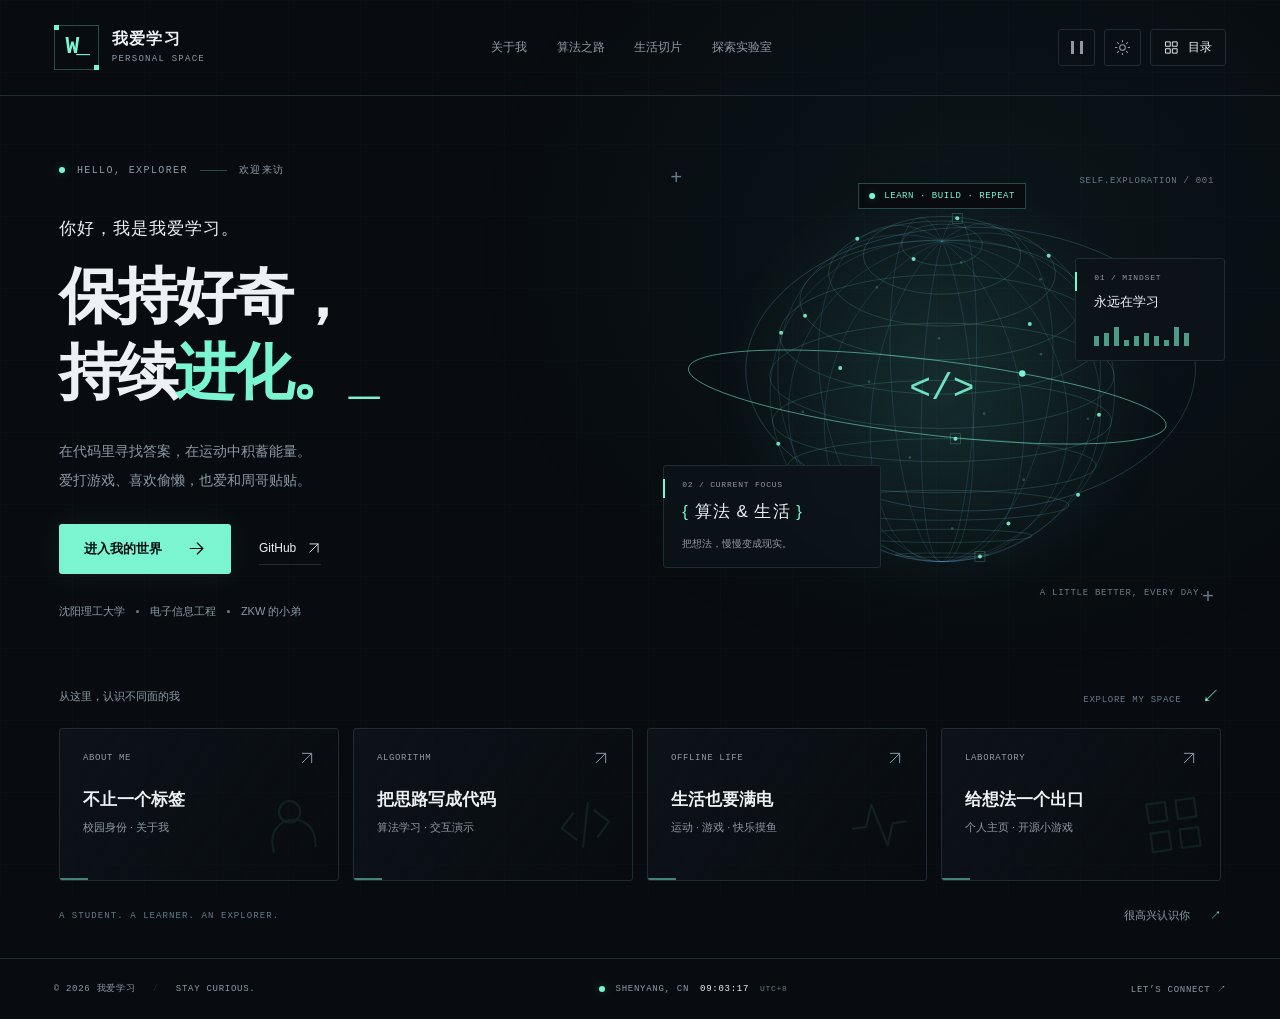
<file: index.html>
<!doctype html>
<html lang="zh-CN" data-theme="dark">
<head>
  <meta charset="utf-8" />
  <meta name="viewport" content="width=device-width, initial-scale=1" />
  <meta name="color-scheme" content="dark light" />
  <meta name="theme-color" content="#080c10" />
  <meta name="description" content="我爱学习的个人空间。沈阳理工大学电子信息工程专业学生，爱算法、运动和游戏，喜欢偷懒，爱和周哥贴贴。" />
  <meta property="og:title" content="我爱学习 · 探索我的世界" />
  <meta property="og:description" content="爱学习，爱打游戏，偶尔偷懒，也爱和周哥贴贴。来认识一个真实的我。" />
  <title>我爱学习 · 探索我的世界</title>
  <link rel="icon" href="assets/favicon.svg" type="image/svg+xml" />
  <link rel="stylesheet" href="css/style.css" />
  <link rel="stylesheet" href="css/arcade.css" />
  <script src="js/main.js" defer></script>
</head>
<body>
  <a class="skip-link" href="#main">跳到主要内容</a>
  <svg class="svg-defs" xmlns="http://www.w3.org/2000/svg" aria-hidden="true">
    <symbol id="i-arrow" viewBox="0 0 24 24"><path d="M4 12h15M13 5l7 7-7 7" /></symbol>
    <symbol id="i-up-right" viewBox="0 0 24 24"><path d="M5 19 19 5M5 5h14v14" /></symbol>
    <symbol id="i-code" viewBox="0 0 24 24"><path d="m8 7-5 5 5 5m8-10 5 5-5 5M14 4l-4 16" /></symbol>
    <symbol id="i-person" viewBox="0 0 24 24"><circle cx="12" cy="7" r="4"/><path d="M4 21v-3a8 8 0 0 1 16 0v3" /></symbol>
    <symbol id="i-pulse" viewBox="0 0 24 24"><path d="M2 12h5l3-8 4 16 3-8h5" /></symbol>
    <symbol id="i-grid" viewBox="0 0 24 24"><path d="M3 3h7v7H3zm11 0h7v7h-7zM3 14h7v7H3zm11 0h7v7h-7z" /></symbol>
    <symbol id="i-mail" viewBox="0 0 24 24"><rect x="3" y="5" width="18" height="14" rx="2"/><path d="m3 6 9 7 9-7" /></symbol>
    <symbol id="i-sun" viewBox="0 0 24 24"><circle cx="12" cy="12" r="4"/><path d="M12 2v2m0 16v2M2 12h2m16 0h2M5 5l1.5 1.5m11 11L19 19M5 19l1.5-1.5m11-11L19 5" /></symbol>
    <symbol id="i-github" viewBox="0 0 24 24"><path d="M9 19c-4 1-4-2-6-2m12 5v-4c0-1 .1-1.5-.5-2 3-.3 6-1.5 6-6A5 5 0 0 0 19 6.5 4.5 4.5 0 0 0 19 3s-1-.3-3.5 1.3a12 12 0 0 0-7 0C6 2.7 5 3 5 3a4.5 4.5 0 0 0 0 3.5A5 5 0 0 0 3.5 10c0 4.5 3 5.7 6 6-.6.5-.6 1.2-.5 2v4" /></symbol>
    <symbol id="i-close" viewBox="0 0 24 24"><path d="m6 6 12 12M6 18 18 6" /></symbol>
  </svg>
  <div class="ambient" aria-hidden="true"></div>
  <header class="site-header">
    <a class="brand" href="#welcome" aria-label="我爱学习，返回入口"><span class="brand-symbol" aria-hidden="true">W_</span><span class="brand-name">我爱学习<small>PERSONAL SPACE</small></span></a>
    <nav class="header-nav" aria-label="页面导航">
      <a href="#about">关于我</a><a href="#algorithm">算法之路</a><a href="#life">生活切片</a><a href="#lab">探索实验室</a>
    </nav>
    <div class="header-actions">
      <button class="icon-button" id="motionBtn" type="button" aria-label="暂停视觉动效" aria-pressed="false" title="暂停视觉动效"><span class="motion-icon" aria-hidden="true"></span></button>
      <button class="icon-button" id="themeBtn" type="button" aria-label="切换浅色主题" title="切换主题"><svg><use href="#i-sun" /></svg></button>
      <button class="menu-button" id="menuBtn" type="button" aria-haspopup="dialog" aria-controls="chapterMenu"><svg><use href="#i-grid" /></svg><span>目录</span></button>
    </div>
  </header>
  <main id="main" tabindex="-1">
    <!-- Each screen is an independent view; no server routing is needed. -->
    <section class="screen welcome" id="welcome" data-screen aria-labelledby="welcome-title">
      <div class="welcome-layout">
        <div class="welcome-copy">
          <div class="eyebrow"><span class="signal-dot"></span> HELLO, EXPLORER <span class="label-line"></span> 欢迎来访</div>
          <p class="intro-line">你好，我是我爱学习。</p>
          <h1 id="welcome-title" tabindex="-1">保持好奇，<br />持续<span class="accent-text">进化。</span><span class="title-period" aria-hidden="true">_</span></h1>
          <p class="welcome-description">在代码里寻找答案，在运动中积蓄能量。<br />爱打游戏、喜欢偷懒，也爱和周哥贴贴。</p>
          <div class="welcome-actions"><a class="button button-primary" href="#about"><span>进入我的世界</span><svg><use href="#i-arrow" /></svg></a><a class="text-link" href="https://github.com/zkwxd" target="_blank" rel="noopener noreferrer">GitHub <svg><use href="#i-up-right" /></svg></a></div>
          <div class="identity-line"><span>沈阳理工大学</span><i></i><span>电子信息工程</span><i></i><span>ZKW 的小弟</span></div>
        </div>
        <div class="orbital-scene" aria-label="旋转轨道与节点组成的数字星球装饰">
          <div class="scene-cross cross-tl" aria-hidden="true">+</div><div class="scene-cross cross-br" aria-hidden="true">+</div>
          <div class="scene-coordinate mono">SELF.EXPLORATION / 001</div>
          <div class="orbital-fallback" aria-hidden="true"><div></div><div></div><div></div><span>&lt;/&gt;</span></div>
          <canvas id="orbitalCanvas" aria-hidden="true"></canvas>
          <div class="orbit-label"><span class="signal-dot"></span> LEARN · BUILD · REPEAT</div>
          <div class="orbit-note orbit-note-a"><span>01 / MINDSET</span><strong>永远在学习</strong><div class="mini-bars" aria-hidden="true"><i></i><i></i><i></i><i></i><i></i><i></i><i></i><i></i><i></i><i></i></div></div>
          <div class="orbit-note orbit-note-b"><span>02 / CURRENT FOCUS</span><strong><b>{</b> 算法 &amp; 生活 <b>}</b></strong><small>把想法，慢慢变成现实。</small></div>
          <span class="orbit-caption mono">A LITTLE BETTER, EVERY DAY.</span>
        </div>
      </div>
      <div class="chapter-overview">
        <div class="section-kicker"><span>从这里，认识不同面的我</span><span class="mono">EXPLORE MY SPACE <span aria-hidden="true">↙</span></span></div>
        <div class="entry-grid">
          <a class="entry-card" href="#about"><div class="entry-card-top"><span class="mono">ABOUT ME</span><svg><use href="#i-up-right" /></svg></div><h2>不止一个标签</h2><p>校园身份 · 关于我</p><span class="entry-graphic" aria-hidden="true"><svg><use href="#i-person" /></svg></span></a>
          <a class="entry-card" href="#algorithm"><div class="entry-card-top"><span class="mono">ALGORITHM</span><svg><use href="#i-up-right" /></svg></div><h2>把思路写成代码</h2><p>算法学习 · 交互演示</p><span class="entry-graphic" aria-hidden="true"><svg><use href="#i-code" /></svg></span></a>
          <a class="entry-card" href="#life"><div class="entry-card-top"><span class="mono">OFFLINE LIFE</span><svg><use href="#i-up-right" /></svg></div><h2>生活也要满电</h2><p>运动 · 游戏 · 快乐摸鱼</p><span class="entry-graphic" aria-hidden="true"><svg><use href="#i-pulse" /></svg></span></a>
          <a class="entry-card" href="#lab"><div class="entry-card-top"><span class="mono">LABORATORY</span><svg><use href="#i-up-right" /></svg></div><h2>给想法一个出口</h2><p>个人主页 · 开源小游戏</p><span class="entry-graphic" aria-hidden="true"><svg><use href="#i-grid" /></svg></span></a>
        </div>
      </div>
      <div class="welcome-bottom"><span class="mono">A STUDENT. A LEARNER. AN EXPLORER.</span><a class="small-link" href="#contact">很高兴认识你 <span aria-hidden="true">↗</span></a></div>
    </section>
    <div class="chapter-shell" id="chapterShell">
      <aside class="chapter-sidebar" aria-label="个人空间导航">
        <button class="profile-avatar" data-avatar type="button" aria-label="放大查看头像"><img src="assets/avatar.jpg" width="64" height="64" alt="我爱学习的熊猫代码表情包头像" /><span class="avatar-plus" aria-hidden="true">+</span></button>
        <p class="sidebar-name">我爱学习<span>学习，也要快乐摸鱼</span></p><div class="sidebar-divider"></div><p class="sidebar-caption mono">MY SPACE</p>
        <nav class="chapter-nav" aria-label="个人页面导航">
          <a href="#about"><svg><use href="#i-person" /></svg><span>关于我<small>ABOUT ME</small></span><span class="nav-indicator">↗</span></a>
          <a href="#algorithm"><svg><use href="#i-code" /></svg><span>算法之路<small>ALGORITHM</small></span><span class="nav-indicator">↗</span></a>
          <a href="#life"><svg><use href="#i-pulse" /></svg><span>生活切片<small>OFFLINE LIFE</small></span><span class="nav-indicator">↗</span></a>
          <a href="#lab"><svg><use href="#i-grid" /></svg><span>探索实验室<small>LABORATORY</small></span><span class="nav-indicator">↗</span></a>
          <a href="#contact"><svg><use href="#i-mail" /></svg><span>建立连接<small>GET IN TOUCH</small></span><span class="nav-indicator">↗</span></a>
        </nav>
        <a class="back-home" href="#welcome"><span aria-hidden="true">←</span> 返回入口</a>
        <div class="sidebar-foot"><span class="signal-dot"></span><span>一点一点，成为更好的自己。</span></div>
      </aside>
      <div class="chapter-content" id="chapterContent">
        <section class="screen chapter" id="about" data-screen aria-labelledby="about-title">
          <div class="chapter-heading"><p class="eyebrow">ABOUT ME <span class="label-line"></span> PERSONAL PROFILE</p><h1 id="about-title" tabindex="-1">不止一个<span class="accent-text">标签。</span></h1><p>在认识更多的世界之前，先介绍一下自己。</p></div>
          <div class="about-grid">
            <article class="panel introduction-panel"><span class="panel-index mono">PROFILE / INTRODUCTION</span><h2>你好，我是<span>我爱学习</span><span class="cursor" aria-hidden="true">_</span></h2><p>沈阳理工大学信息学院，电子信息工程专业的一名学生。<br />对算法保持兴趣，喜欢运动，也爱打游戏。</p><p>我是 <strong>ZKW 的小弟</strong>，喜欢偷懒，也爱和<strong>周哥贴贴</strong>。认真起来会学习，放松下来就快乐摸鱼，都是我。</p><div class="tag-row"><span>电子信息工程</span><span>算法学习中</span><span>运动爱好者</span><span>爱打游戏</span><span>喜欢偷懒</span><span>爱和周哥贴贴</span></div><div class="intro-signature mono">while (curious) { keepLearning(); }</div></article>
            <article class="panel file-panel"><div class="panel-bar"><span class="signal-dot"></span><span class="mono">identity.json</span><span class="mono">READ ONLY</span></div><dl class="fact-list"><div><dt>昵称</dt><dd>我爱学习</dd></div><div><dt>学校</dt><dd>沈阳理工大学</dd></div><div><dt>学院</dt><dd>信息学院</dd></div><div><dt>专业</dt><dd>电子信息工程</dd></div><div><dt>兴趣</dt><dd>算法 / 运动 / 游戏</dd></div><div><dt>日常</dt><dd>喜欢偷懒，爱和周哥贴贴</dd></div><div><dt>身份彩蛋</dt><dd class="accent-text">ZKW 的小弟</dd></div></dl></article>
          </div>
          <div class="belief-grid"><article class="mini-panel"><span class="mono">01 / CURIOSITY</span><h3>保持好奇</h3><p>遇到不理解的东西，愿意再多问一句为什么。</p></article><article class="mini-panel"><span class="mono">02 / PRACTICE</span><h3>动手试试</h3><p>把脑海里的想法变成能运行、能看见的东西。</p></article><article class="mini-panel"><span class="mono">03 / BALANCE</span><h3>也快乐摸鱼</h3><p>打打游戏、偷个懒，再和周哥贴贴。</p></article></div>
        </section>
        <section class="screen chapter" id="algorithm" data-screen aria-labelledby="algorithm-title">
          <div class="chapter-heading"><p class="eyebrow">ALGORITHM <span class="label-line"></span> KEEP LEARNING</p><h1 id="algorithm-title" tabindex="-1">让思路，<span class="accent-text">有迹可循。</span></h1><p>正在学习算法。享受把问题一步步拆开，再把思路写成代码的过程。</p></div>
          <div class="algorithm-grid">
            <article class="panel learning-panel"><span class="panel-index mono">MY LEARNING MINDSET</span><h2>从「为什么」开始。</h2><p>读懂问题、想清思路、动手实现，再回头检查。这是我希望在学习中保持的节奏。</p><ol class="learning-steps"><li><span>01</span><div><h3>读懂问题</h3><p>先理解输入、输出和边界。</p></div></li><li><span>02</span><div><h3>拆解思路</h3><p>从简单情况开始，找规律与联系。</p></div></li><li><span>03</span><div><h3>实现与复盘</h3><p>运行、调试，再问问能否做得更好。</p></div></li></ol><a class="text-link" href="https://github.com/zkwxd" target="_blank" rel="noopener noreferrer">去我的 GitHub 看看 <svg><use href="#i-up-right" /></svg></a></article>
            <article class="panel path-panel"><div class="panel-bar"><span class="signal-dot"></span><span class="mono">PLAYGROUND / BFS</span><span class="demo-badge">交互演示</span></div><div class="path-description"><h2>寻找一条路。</h2><p>点击格子设置障碍，看广度优先搜索找到最短路径。</p></div><div class="path-grid" id="pathGrid" role="group" aria-label="寻路网格：点击空格添加或移除障碍"></div><div class="path-legend"><span><i class="legend-start"></i>起点 S</span><span><i class="legend-end"></i>终点 E</span><span><i class="legend-wall"></i>障碍</span><span><i class="legend-visited"></i>已探索</span></div><div class="path-controls"><button class="button button-primary button-small" id="runPath" type="button">运行寻路 <span aria-hidden="true">↗</span></button><button class="button button-secondary button-small" id="resetPath" type="button">重置</button></div><p class="path-status mono" id="pathStatus" role="status">READY / 点击运行，看看算法如何探索。</p></article>
          </div>
          <div class="chapter-note"><span class="mono">NOTE</span><p>这里的寻路动画是一个可以动手玩的算法演示。个人题解与学习记录，后续慢慢补充。</p></div>
        </section>
        <section class="screen chapter" id="life" data-screen aria-labelledby="life-title">
          <div class="chapter-heading"><p class="eyebrow">OFFLINE LIFE <span class="label-line"></span> BE MYSELF</p><h1 id="life-title" tabindex="-1">走出屏幕，<span class="accent-text">保持热爱。</span></h1><p>爱运动，也爱打游戏；喜欢偷懒，更爱和周哥贴贴。</p></div>
          <div class="life-grid"><article class="panel sport-panel"><div class="sport-orbit" aria-hidden="true"><div class="track track-one"></div><div class="track track-two"></div><div class="track track-three"></div><span class="track-runner"></span><svg><use href="#i-pulse" /></svg><span class="track-word mono">KEEP<br />MOVING.</span></div><div class="sport-caption"><span class="mono">MOVEMENT IS ANOTHER KIND OF PROGRESS.</span><h2>动起来，也是一种进步。</h2></div></article><article class="panel life-copy"><span class="panel-index mono">A DIFFERENT SIDE OF ME</span><h2>认真学习，<br />也认真生活。</h2><p>算法、运动、游戏，都是我的兴趣。能认真学习，也会快乐摸鱼；偶尔就是想偷个懒，让大脑休息一下。</p><p>还有一件很重要的小事：爱和周哥贴贴。生活不必时刻满分，舒服、开心就很好。</p><div class="life-switcher" role="group" aria-label="选择一种生活节奏"><button class="life-chip is-selected" type="button" data-mood="focus" aria-pressed="true">专注学习</button><button class="life-chip" type="button" data-mood="move" aria-pressed="false">运动充电</button><button class="life-chip" type="button" data-mood="game" aria-pressed="false">快乐打游戏</button><button class="life-chip" type="button" data-mood="rest" aria-pressed="false">偷个懒</button><button class="life-chip" type="button" data-mood="zhou" aria-pressed="false">和周哥贴贴</button></div><div class="mood-output" role="status" id="moodOutput"><span class="signal-dot"></span><p>把大问题拆小，一步一步往前走。</p></div></article></div>
          <div class="quote-strip"><span aria-hidden="true">“</span><p>不用每一刻都全速前进，<strong>但可以一直向前。</strong></p><span class="mono">MY OWN PACE / 我的节奏</span></div>
        </section>
        <section class="screen chapter" id="lab" data-screen aria-labelledby="lab-title">
          <div class="chapter-heading"><p class="eyebrow">LABORATORY <span class="label-line"></span> IDEAS IN PROGRESS</p><h1 id="lab-title" tabindex="-1">想法，<span class="accent-text">正在发生。</span></h1><p>给动手尝试留一个空间，也给还没实现的点子留一个位置。</p></div>
          <article class="panel featured-project"><div class="project-visual" aria-hidden="true"><div class="mini-browser"><div class="mini-browser-bar"><i></i><i></i><i></i><span>my.personal.space</span></div><div class="mini-browser-body"><span class="mono">HELLO, WORLD_</span><strong>保持好奇，<br /><em>持续进化。</em></strong><div class="mini-orb"></div><div class="mini-button"></div><div class="mini-cards"><i></i><i></i><i></i></div></div></div><span class="project-visual-label mono">PROJECT_001 / PERSONAL SPACE</span></div><div class="project-copy"><span class="project-status"><span class="signal-dot"></span> 你正在浏览</span><h2>我的个人空间</h2><p>从一张简单的静态页面，到一个可以点击探索的小世界。在不同界面里认识不同面的我，用交互表达一些好奇心。</p><div class="tag-row"><span>HTML</span><span>CSS</span><span>JavaScript</span></div><a class="text-link" href="https://github.com/zkwxd/zkwxd.github.io" target="_blank" rel="noopener noreferrer">查看这个网站的源码 <svg><use href="#i-up-right" /></svg></a></div></article>
          <div class="arcade-heading"><div><span class="mono">TAKE A BREAK / OPEN SOURCE ARCADE</span><h2>偷个懒，玩一会儿。</h2></div><p>开源小游戏 · 点击即玩</p></div>
          <div class="arcade-grid">
            <article class="panel arcade-card"><div class="arcade-preview snake-preview" aria-hidden="true"><span class="pixel-snake"></span><span class="pixel-food"></span><span class="mono">SNAKE_</span></div><div class="arcade-copy"><span class="game-type mono">CLASSIC / 反应挑战</span><h3>贪吃蛇</h3><p>吃苹果、变长，尽量别撞到自己。支持键盘、手机滑动与方向按钮。</p><div class="arcade-actions"><a class="button button-primary button-small" href="games/snake/index.html" data-game="snake">开始游戏 <svg><use href="#i-arrow" /></svg></a><a class="game-source" href="https://github.com/wasay-khanzada/Snake-Game" target="_blank" rel="noopener noreferrer">原作者源码 ↗</a></div><span class="game-attribution">Abdul Wasay Khan · MIT · 开源接入</span></div></article>
            <article class="panel arcade-card"><div class="arcade-preview sokoban-preview" aria-hidden="true"><span class="pixel-box box-one"></span><span class="pixel-box box-two"></span><span class="pixel-goal"></span><span class="pixel-player"></span><span class="mono">SOKOBAN_</span></div><div class="arcade-copy"><span class="game-type mono">PUZZLE / 单关卡益智</span><h3>推箱子</h3><p>把箱子推到目标点。只能推，不能拉，走错了可以重新开始。</p><div class="arcade-actions"><a class="button button-primary button-small" href="games/sokoban/index.html" data-game="sokoban">开始游戏 <svg><use href="#i-arrow" /></svg></a><a class="game-source" href="https://gist.github.com/straker/2fddb507d4bb6bec54ea2fdb022d020c" target="_blank" rel="noopener noreferrer">原作者源码 ↗</a></div><span class="game-attribution">Steven Lambert / straker · CC0 · 开源接入</span></div></article>
          </div>
        </section>
        <section class="screen chapter" id="contact" data-screen aria-labelledby="contact-title">
          <div class="chapter-heading"><p class="eyebrow">GET IN TOUCH <span class="label-line"></span> SAY HELLO</p><h1 id="contact-title" tabindex="-1">下一个连接，<span class="accent-text">从这里开始。</span></h1><p>聊聊算法、运动、游戏，或者只是来打个招呼。</p></div>
          <div class="contact-grid"><a class="panel contact-card" href="https://github.com/zkwxd" target="_blank" rel="noopener noreferrer"><span class="contact-icon"><svg><use href="#i-github" /></svg></span><span class="mono">01 / GITHUB</span><h2>一起交流想法。</h2><p>github.com/zkwxd</p><span class="contact-action">访问我的 GitHub <svg><use href="#i-up-right" /></svg></span></a><article class="panel contact-card"><span class="contact-icon"><svg><use href="#i-mail" /></svg></span><span class="mono">02 / MAIL</span><h2>让消息抵达。</h2><p class="email-address">2059913911@qq.com</p><div class="mail-actions"><a class="contact-action" href="mailto:2059913911@qq.com">写一封邮件 <svg><use href="#i-up-right" /></svg></a><button class="copy-button" id="copyEmail" type="button">复制邮箱</button></div></article></div>
          <div class="contact-closing"><button data-avatar class="closing-avatar" type="button" aria-label="放大查看头像"><img src="assets/avatar.jpg" alt="我爱学习的头像" width="52" height="52" /></button><div><p>很高兴，你愿意花一点时间认识我。</p><span class="mono">THANKS FOR STOPPING BY. SEE YOU AROUND_</span></div></div>
        </section>
      </div>
    </div>
  </main>
  <footer class="site-footer"><span class="mono">© <span id="year">2026</span> 我爱学习 <span class="footer-slash">/</span> STAY CURIOUS.</span><span class="footer-clock mono"><span class="signal-dot"></span> SHENYANG, CN <time id="clock">--:--:--</time><span class="clock-zone">UTC+8</span></span><a href="#contact">LET’S CONNECT <span aria-hidden="true">↗</span></a></footer>
  <div class="toast" id="toast" role="status"></div>
  <dialog class="chapter-menu" id="chapterMenu" aria-labelledby="menu-title"><div class="dialog-top"><p class="mono" id="menu-title">去哪里逛逛 / NAVIGATE</p><button class="icon-button" data-close-dialog type="button" aria-label="关闭目录"><svg><use href="#i-close" /></svg></button></div><nav aria-label="全部页面"><a href="#welcome"><strong>入口</strong><small>WELCOME</small><span>↗</span></a><a href="#about"><strong>关于我</strong><small>ABOUT ME</small><span>↗</span></a><a href="#algorithm"><strong>算法之路</strong><small>ALGORITHM</small><span>↗</span></a><a href="#life"><strong>生活切片</strong><small>OFFLINE LIFE</small><span>↗</span></a><a href="#lab"><strong>探索实验室</strong><small>LABORATORY</small><span>↗</span></a><a href="#contact"><strong>建立连接</strong><small>GET IN TOUCH</small><span>↗</span></a></nav><p class="menu-tip mono">点击进入 · 按 ESC 关闭</p></dialog>
  <dialog class="avatar-dialog" id="avatarDialog" aria-label="头像大图"><button class="icon-button" data-close-dialog type="button" aria-label="关闭头像大图"><svg><use href="#i-close" /></svg></button><img src="assets/avatar.jpg" alt="我爱学习的熊猫代码表情包头像大图" width="668" height="543" /><p>让代码再飞一会儿。 <span class="mono">HELLO, WORLD_</span></p></dialog>
  <dialog class="game-dialog" id="gameDialog" aria-labelledby="gameTitle"><div class="dialog-top"><div><p class="mono">TAKE A BREAK / 摸鱼时间</p><h2 id="gameTitle">小游戏</h2></div><button class="icon-button" data-close-dialog type="button" aria-label="关闭游戏"><svg><use href="#i-close" /></svg></button></div><div class="game-frame-wrap" id="gameFrameWrap"></div><div class="game-dialog-foot"><a id="gameSourceLink" href="https://github.com/wasay-khanzada/Snake-Game" target="_blank" rel="noopener noreferrer">原作者源码 ↗</a><a id="gameStandalone" href="games/snake/index.html" target="_blank" rel="noopener noreferrer">单独打开 ↗</a><span>关闭即结束本局</span></div></dialog>
  <noscript><div class="no-script-note">当前未启用 JavaScript，所有内容已展开，可通过导航阅读；动画与寻路演示需启用 JavaScript。</div></noscript>
</body>
</html>
</file>
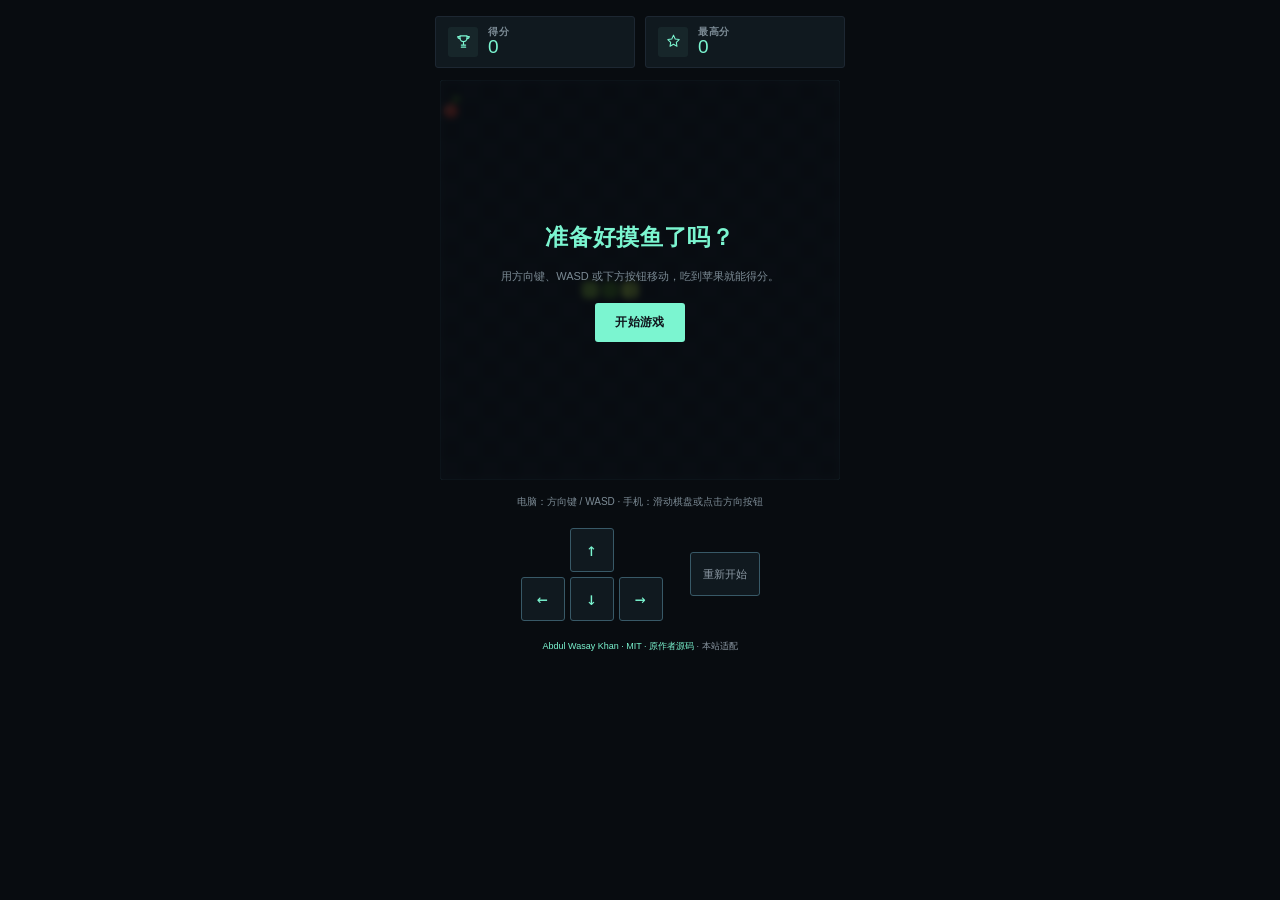
<file: games/snake/index.html>
<!doctype html>
<html lang="zh-CN" data-game="snake">
  <head>
    <meta charset="UTF-8" />
    <meta name="viewport" content="width=device-width, initial-scale=1.0" />
    <title>贪吃蛇 · 摸鱼时间</title>
    <link rel="stylesheet" href="style.css" />
    <link rel="stylesheet" href="../embed.css" />
  </head>
  <body>
    <div class="frame">
      <header class="title-block">
        <h1 class="game-title">
          <span class="line white">Snake</span>
          <span class="line green">Game</span>
        </h1>
        <div class="rule"><span class="dot"></span></div>
        <p class="tagline">
          Classic. <span class="accent">Fun.</span> Addictive.
        </p>
      </header>

      <div class="stats-row">
        <div class="stat-card">
          <span class="stat-icon">
            <svg viewBox="0 0 24 24" fill="none">
              <path
                d="M7 4h10v3a5 5 0 0 1-10 0V4z"
                stroke="currentColor"
                stroke-width="1.7"
                stroke-linejoin="round"
              />
              <path
                d="M7 5H4a3 3 0 0 0 3 3M17 5h3a3 3 0 0 1-3 3"
                stroke="currentColor"
                stroke-width="1.7"
                stroke-linecap="round"
              />
              <path
                d="M9 17h6M12 13v4M9 20h6"
                stroke="currentColor"
                stroke-width="1.7"
                stroke-linecap="round"
              />
            </svg>
          </span>
          <div>
            <span class="stat-label">得分</span>
            <span class="stat-value" id="score">0</span>
          </div>
        </div>

        <div class="stat-card">
          <span class="stat-icon">
            <svg viewBox="0 0 24 24" fill="none">
              <rect
                x="10"
                y="2"
                width="4"
                height="4"
                rx="1"
                stroke="currentColor"
                stroke-width="1.6"
              />
              <rect
                x="10"
                y="10"
                width="4"
                height="4"
                rx="1"
                stroke="currentColor"
                stroke-width="1.6"
              />
              <rect
                x="2"
                y="10"
                width="4"
                height="4"
                rx="1"
                stroke="currentColor"
                stroke-width="1.6"
              />
              <rect
                x="18"
                y="10"
                width="4"
                height="4"
                rx="1"
                stroke="currentColor"
                stroke-width="1.6"
              />
            </svg>
          </span>
          <div>
            <span class="stat-label">Arrow keys</span>
            <span class="stat-value small">to move</span>
          </div>
        </div>

        <div class="stat-card">
          <span class="stat-icon">
            <svg viewBox="0 0 24 24" fill="none">
              <path
                d="M3 12a9 9 0 1 1 3 6.7"
                stroke="currentColor"
                stroke-width="1.8"
                stroke-linecap="round"
              />
              <path
                d="M3 8v5h5"
                stroke="currentColor"
                stroke-width="1.8"
                stroke-linecap="round"
                stroke-linejoin="round"
              />
            </svg>
          </span>
          <div>
            <span class="stat-label">R</span>
            <span class="stat-value small">to restart</span>
          </div>
        </div>

        <div class="stat-card">
          <span class="stat-icon">
            <svg viewBox="0 0 24 24" fill="none">
              <path
                d="M12 3l2.4 5.5L20 9.3l-4 3.9.9 5.6L12 16l-4.9 2.8.9-5.6-4-3.9 5.6-.8L12 3z"
                stroke="currentColor"
                stroke-width="1.5"
                stroke-linejoin="round"
              />
            </svg>
          </span>
          <div>
            <span class="stat-label">最高分</span>
            <span class="stat-value" id="high-score">0</span>
          </div>
        </div>
      </div>

      <div class="board-wrap">
        <canvas id="board" width="400" height="400"></canvas>

        <div class="overlay visible" id="start-overlay">
          <p class="overlay-title">准备好摸鱼了吗？</p>
          <p class="overlay-sub">
            用方向键、WASD 或下方按钮移动，吃到苹果就能得分。
          </p>
          <button class="overlay-btn" id="start-btn">
            开始游戏
          </button>
        </div>

        <div class="overlay" id="over-overlay">
          <p class="overlay-title danger">游戏结束</p>
          <p class="overlay-sub">
            本次得分： <span id="final-score">0</span>
          </p>
          <button class="overlay-btn" id="restart-btn">
            再来一局
          </button>
        </div>
      </div>

      <p class="hint">电脑：方向键 / WASD · 手机：滑动棋盘或点击方向按钮</p>
    </div>

    <script src="script.js"></script>
  <script src="../controls.js"></script>
</body>
</html>
</file>
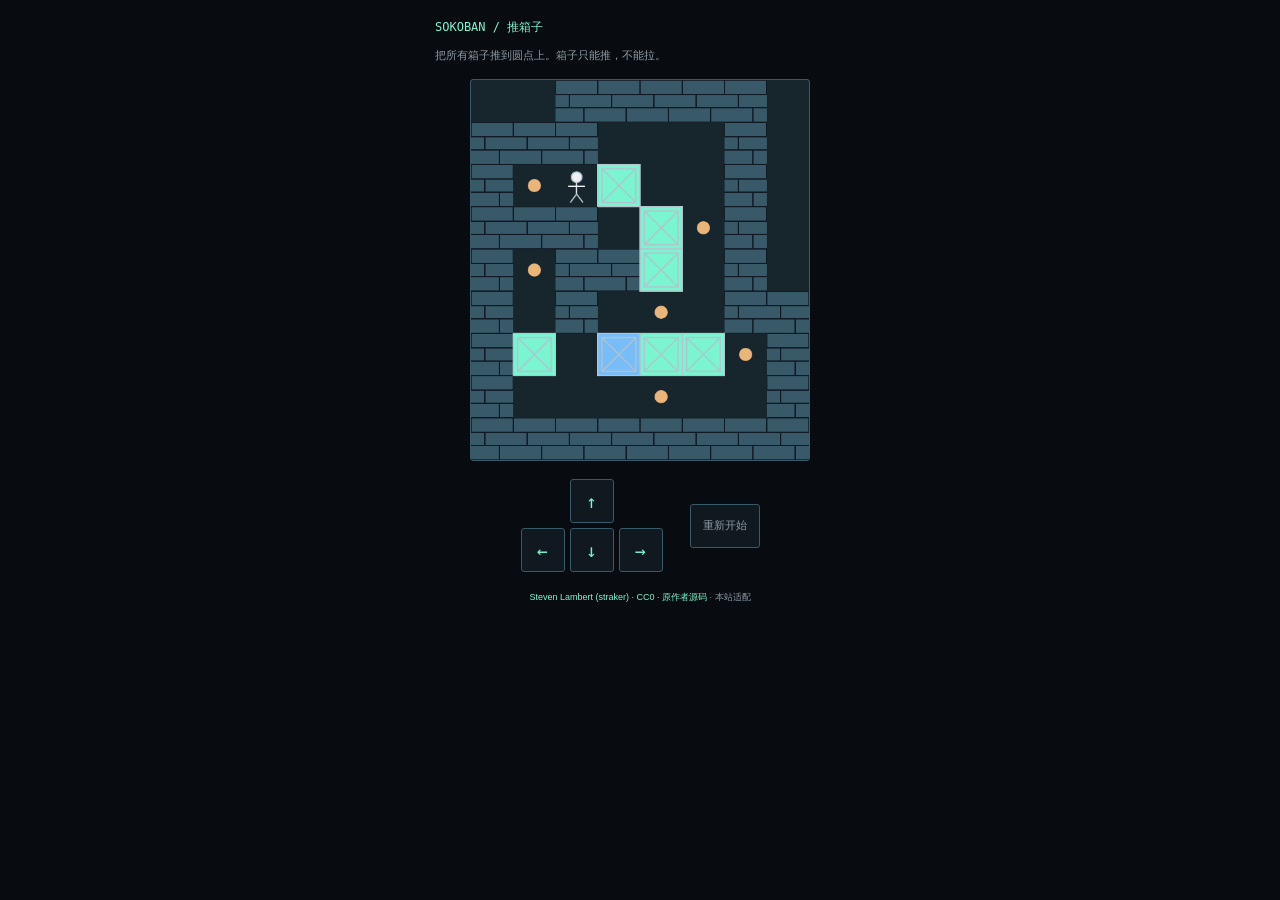
<file: games/sokoban/index.html>
<!DOCTYPE html>
<html lang="zh-CN" data-game="sokoban">
<head>
  <title>推箱子 · 摸鱼时间</title>
  <meta name="viewport" content="width=device-width,initial-scale=1">
  <link rel="stylesheet" href="../embed.css">
  <meta charset="UTF-8">
  <style>
  html, body {
    height: 100%;
    margin: 0;
  }

  body {
    background: #ded6ae;
    display: flex;
    align-items: center;
    justify-content: center;
  }
  </style>
</head>
<body>
<header class="sokoban-heading"><span>SOKOBAN / 推箱子</span><p>把所有箱子推到圆点上。箱子只能推，不能拉。</p></header>
<canvas width="400" height="400" id="game" aria-label="推箱子棋盘"></canvas>
<script>
const canvas = document.getElementById('game');
const context = canvas.getContext('2d');

const grid = 64;

// create a new canvas and draw the wall image. then we can use this
// canvas to draw the images later on
const wallCanvas = document.createElement('canvas');
const wallCtx = wallCanvas.getContext('2d');
wallCanvas.width = wallCanvas.height = grid;

wallCtx.fillStyle = '#101a24';
wallCtx.fillRect(0, 0, grid, grid);
wallCtx.fillStyle = '#385967';

// 1st row brick
wallCtx.fillRect(1, 1, grid - 2, 20);

// 2nd row bricks
wallCtx.fillRect(0, 23, 20, 18);
wallCtx.fillRect(22, 23, 42, 18);

// 3rd row bricks
wallCtx.fillRect(0, 43, 42, 20);
wallCtx.fillRect(44, 43, 20, 20);

// the direction to move the player each frame. we'll use change in
// direction so "row: 1" means move down 1 row, "row: -1" means move
// up one row, etc.
let playerDir = { row: 0, col: 0 };
let playerPos = { row: 0, col: 0 };  // player position in the 2d array
let rAF = null;  // keep track of the animation frame so we can cancel it
let width = 0;  // find the largest row and use that as the game width

// create a mapping of object types using the sok file format
// @see http://www.sokobano.de/wiki/index.php?title=Level_format
const types = {
  wall: '#',
  player: '@',
  playerOnGoal: '+',
  block: '$',
  blockOnGoal: '*',
  goal: '.',
  empty: ' '
};

// a sokoban level using the sok file format
const level1 = `
  #####
###   #
#.@$  #
### $.#
#.##$ #
# # . ##
#$ *$$.#
#   .  #
########
`;

// keep track of what is in every cell of the game using a 2d array
const cells = [];

// use each line of the level as the row (remove empty lines)
level1.split('\n')
  .filter(rowData => !!rowData)
  .forEach((rowData, row) => {
    cells[row] = [];

    if (rowData.length > width) {
      width = rowData.length;
    }

    // use each character of the level as the col
    rowData.split('').forEach((colData, col) => {
      cells[row][col] = colData;

      if (colData === types.player || colData === types.playerOnGoal) {
        playerPos = { row, col };
      }
    });
});

// update the size of the canvas to the level size
canvas.width = width * grid;
canvas.height = cells.length * grid;

// move an entity from one cell to another
function move(startPos, endPos) {
  const startCell = cells[startPos.row][startPos.col];
  const endCell = cells[endPos.row][endPos.col];

  const isPlayer = startCell === types.player || startCell === types.playerOnGoal;

  // first remove then entity from its current cell
  switch(startCell) {

    // if the start cell is the player or a block (no goal)
    // then leave empty
    case types.player:
    case types.block:
      cells[startPos.row][startPos.col] = types.empty;
      break;

    // if the start cell has a goal then leave a goal
    case types.playerOnGoal:
    case types.blockOnGoal:
      cells[startPos.row][startPos.col] = types.goal;
      break;
  }

  // then move then entity into the new cell
  switch(endCell) {

    // if the end cell is empty, add the block or player
    case types.empty:
      cells[endPos.row][endPos.col] = isPlayer ? types.player : types.block;
      break;

    // if the cell has a goal then make sure to preserve the goal
    case types.goal:
      cells[endPos.row][endPos.col] = isPlayer ? types.playerOnGoal : types.blockOnGoal;
      break;
  }
}

// show the win screen
function showWin() {
  cancelAnimationFrame(rAF);

  context.fillStyle = '#080c10';
  context.globalAlpha = 0.75;
  context.fillRect(0, canvas.height / 2 - 30, canvas.width, 60);

  context.globalAlpha = 1;
  context.fillStyle = 'white';
  context.font = '36px monospace';
  context.textAlign = 'center';
  context.textBaseline = 'middle';
  context.fillText('YOU WIN!', canvas.width / 2, canvas.height / 2);
}

// game loop
function loop() {
  rAF = requestAnimationFrame(loop);
  context.clearRect(0,0,canvas.width,canvas.height);

  // check to see if the player can move in the desired direction
  const row = playerPos.row + playerDir.row;
  const col = playerPos.col + playerDir.col;
  const cell = cells[row][col];
  switch(cell) {

    // allow the player to move into empty or goal cells
    case types.empty:
    case types.goal:
      move(playerPos, { row, col });

      playerPos.row = row;
      playerPos.col = col;
      break;

    // don't allow the player to move into a wall cell
    case types.wall:
      break;

    // only allow the player to move into a block cell if the cell
    // after the block is empty or a goal
    case types.block:
    case types.blockOnGoal:
      const nextRow = row + playerDir.row;
      const nextCol = col + playerDir.col;
      const nextCell = cells[nextRow][nextCol];

      if (nextCell === types.empty || nextCell === types.goal) {
        // move the block first, then the player
        move({ row, col }, { row: nextRow, col: nextCol });
        move(playerPos, { row, col });

        playerPos.row = row;
        playerPos.col = col;
      }
      break;
  }

  // reset player dir after checking move
  playerDir = { row: 0, col: 0 };

  // check to see if all blocks are on goals
  let allBlocksOnGoals = true;

  // draw the board. because multiple things can be drawn on the same
  // cell we shouldn't use a switch as that would only allow us to draw
  // a single thing per cell
  context.strokeStyle = '#b1c4ce';
  context.lineWidth = 2;
  for (let row = 0; row < cells.length; row++) {
    for (let col = 0; col < cells[row].length; col++) {
      const cell = cells[row][col];

      if (cell === types.wall) {
        context.drawImage(wallCanvas, col * grid, row * grid);
      }

      if (cell === types.block || cell === types.blockOnGoal) {
        if (cell === types.block) {
          context.fillStyle = '#7bf5d0';

          // block is not on goal
          allBlocksOnGoals = false;
        }
        else {
          context.fillStyle = '#78bdf8';
        }

        context.fillRect(col * grid, row * grid, grid, grid);
        context.strokeRect(col * grid, row * grid, grid, grid);
        context.strokeRect((col + 0.1) * grid, (row + 0.1) * grid, grid - (0.2 * grid), grid - (0.2 * grid));

        // X
        context.beginPath();
        context.moveTo((col + 0.1) * grid, (row + 0.1) * grid);
        context.lineTo((col + 0.9) * grid, (row + 0.9) * grid);
        context.moveTo((col + 0.9) * grid, (row + 0.1) * grid);
        context.lineTo((col + 0.1) * grid, (row + 0.9) * grid);
        context.stroke();
      }

      if (cell === types.goal || cell === types.playerOnGoal) {
        context.fillStyle = '#e9b579';
        context.beginPath();
        context.arc((col + 0.5) * grid, (row + 0.5) * grid, 10, 0, Math.PI * 2);
        context.fill();
      }

      if (cell === types.player || cell === types.playerOnGoal) {
        context.fillStyle = '#edf1f4';
        context.beginPath();

        // head
        context.arc((col + 0.5) * grid, (row + 0.3) * grid, 8, 0, Math.PI * 2);
        context.fill();
        // body
        context.fillRect((col + 0.48) * grid, (row + 0.3) * grid, 2, grid/ 2.5 );
        // arms
        context.fillRect((col + 0.3) * grid, (row + 0.5) * grid, grid / 2.5, 2);
        // legs
        context.moveTo((col + 0.5) * grid, (row + 0.7) * grid);
        context.lineTo((col + 0.65) * grid, (row + 0.9) * grid);
        context.moveTo((col + 0.5) * grid, (row + 0.7) * grid);
        context.lineTo((col + 0.35) * grid, (row + 0.9) * grid);
        context.stroke();
      }
    }
  }

  if (allBlocksOnGoals) {
    showWin();
  }
}

// listen to keyboard events to move the player
document.addEventListener('keydown', function(e) {
  playerDir = { row: 0, col: 0};

  // left arrow key
  if (e.which === 37) {
    playerDir.col = -1;
  }
  // up arrow key
  else if (e.which === 38) {
    playerDir.row = -1;
  }
  // right arrow key
  else if (e.which === 39) {
    playerDir.col = 1;
  }
  // down arrow key
  else if (e.which === 40) {
    playerDir.row = 1;
  }
});

// start the game
requestAnimationFrame(loop);
</script>
<script src="../controls.js"></script>
</body>
</html>
</file>
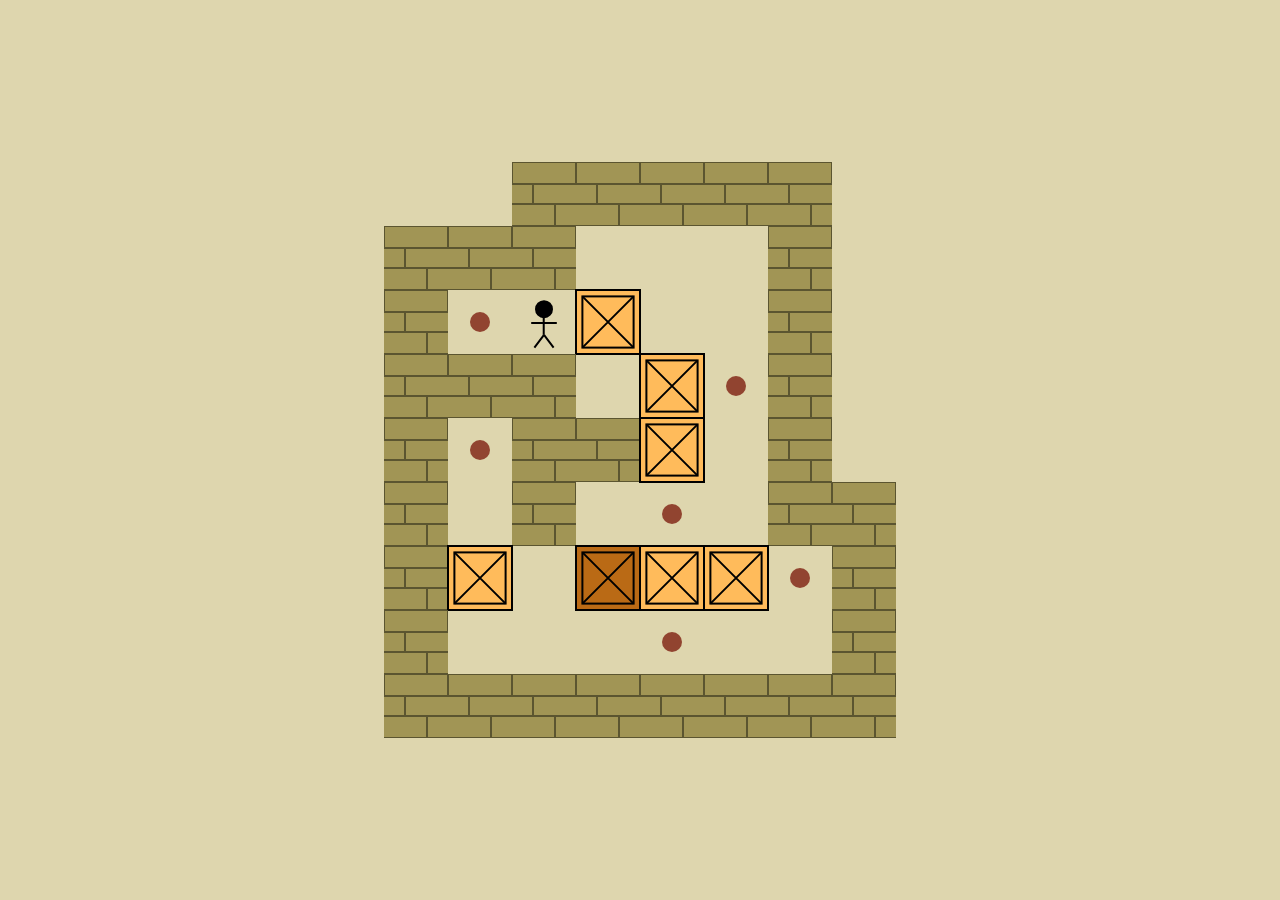
<file: games/sokoban/original.html>
<!DOCTYPE html>
<html>
<head>
  <title>Basic Sokoban HTML Game</title>
  <meta charset="UTF-8">
  <style>
  html, body {
    height: 100%;
    margin: 0;
  }

  body {
    background: #ded6ae;
    display: flex;
    align-items: center;
    justify-content: center;
  }
  </style>
</head>
<body>
<canvas width="400" height="400" id="game"></canvas>
<script>
const canvas = document.getElementById('game');
const context = canvas.getContext('2d');

const grid = 64;

// create a new canvas and draw the wall image. then we can use this
// canvas to draw the images later on
const wallCanvas = document.createElement('canvas');
const wallCtx = wallCanvas.getContext('2d');
wallCanvas.width = wallCanvas.height = grid;

wallCtx.fillStyle = '#5b5530';
wallCtx.fillRect(0, 0, grid, grid);
wallCtx.fillStyle = '#a19555';

// 1st row brick
wallCtx.fillRect(1, 1, grid - 2, 20);

// 2nd row bricks
wallCtx.fillRect(0, 23, 20, 18);
wallCtx.fillRect(22, 23, 42, 18);

// 3rd row bricks
wallCtx.fillRect(0, 43, 42, 20);
wallCtx.fillRect(44, 43, 20, 20);

// the direction to move the player each frame. we'll use change in
// direction so "row: 1" means move down 1 row, "row: -1" means move
// up one row, etc.
let playerDir = { row: 0, col: 0 };
let playerPos = { row: 0, col: 0 };  // player position in the 2d array
let rAF = null;  // keep track of the animation frame so we can cancel it
let width = 0;  // find the largest row and use that as the game width

// create a mapping of object types using the sok file format
// @see http://www.sokobano.de/wiki/index.php?title=Level_format
const types = {
  wall: '#',
  player: '@',
  playerOnGoal: '+',
  block: '$',
  blockOnGoal: '*',
  goal: '.',
  empty: ' '
};

// a sokoban level using the sok file format
const level1 = `
  #####
###   #
#.@$  #
### $.#
#.##$ #
# # . ##
#$ *$$.#
#   .  #
########
`;

// keep track of what is in every cell of the game using a 2d array
const cells = [];

// use each line of the level as the row (remove empty lines)
level1.split('\n')
  .filter(rowData => !!rowData)
  .forEach((rowData, row) => {
    cells[row] = [];

    if (rowData.length > width) {
      width = rowData.length;
    }

    // use each character of the level as the col
    rowData.split('').forEach((colData, col) => {
      cells[row][col] = colData;

      if (colData === types.player || colData === types.playerOnGoal) {
        playerPos = { row, col };
      }
    });
});

// update the size of the canvas to the level size
canvas.width = width * grid;
canvas.height = cells.length * grid;

// move an entity from one cell to another
function move(startPos, endPos) {
  const startCell = cells[startPos.row][startPos.col];
  const endCell = cells[endPos.row][endPos.col];

  const isPlayer = startCell === types.player || startCell === types.playerOnGoal;

  // first remove then entity from its current cell
  switch(startCell) {

    // if the start cell is the player or a block (no goal)
    // then leave empty
    case types.player:
    case types.block:
      cells[startPos.row][startPos.col] = types.empty;
      break;

    // if the start cell has a goal then leave a goal
    case types.playerOnGoal:
    case types.blockOnGoal:
      cells[startPos.row][startPos.col] = types.goal;
      break;
  }

  // then move then entity into the new cell
  switch(endCell) {

    // if the end cell is empty, add the block or player
    case types.empty:
      cells[endPos.row][endPos.col] = isPlayer ? types.player : types.block;
      break;

    // if the cell has a goal then make sure to preserve the goal
    case types.goal:
      cells[endPos.row][endPos.col] = isPlayer ? types.playerOnGoal : types.blockOnGoal;
      break;
  }
}

// show the win screen
function showWin() {
  cancelAnimationFrame(rAF);

  context.fillStyle = 'black';
  context.globalAlpha = 0.75;
  context.fillRect(0, canvas.height / 2 - 30, canvas.width, 60);

  context.globalAlpha = 1;
  context.fillStyle = 'white';
  context.font = '36px monospace';
  context.textAlign = 'center';
  context.textBaseline = 'middle';
  context.fillText('YOU WIN!', canvas.width / 2, canvas.height / 2);
}

// game loop
function loop() {
  rAF = requestAnimationFrame(loop);
  context.clearRect(0,0,canvas.width,canvas.height);

  // check to see if the player can move in the desired direction
  const row = playerPos.row + playerDir.row;
  const col = playerPos.col + playerDir.col;
  const cell = cells[row][col];
  switch(cell) {

    // allow the player to move into empty or goal cells
    case types.empty:
    case types.goal:
      move(playerPos, { row, col });

      playerPos.row = row;
      playerPos.col = col;
      break;

    // don't allow the player to move into a wall cell
    case types.wall:
      break;

    // only allow the player to move into a block cell if the cell
    // after the block is empty or a goal
    case types.block:
    case types.blockOnGoal:
      const nextRow = row + playerDir.row;
      const nextCol = col + playerDir.col;
      const nextCell = cells[nextRow][nextCol];

      if (nextCell === types.empty || nextCell === types.goal) {
        // move the block first, then the player
        move({ row, col }, { row: nextRow, col: nextCol });
        move(playerPos, { row, col });

        playerPos.row = row;
        playerPos.col = col;
      }
      break;
  }

  // reset player dir after checking move
  playerDir = { row: 0, col: 0 };

  // check to see if all blocks are on goals
  let allBlocksOnGoals = true;

  // draw the board. because multiple things can be drawn on the same
  // cell we shouldn't use a switch as that would only allow us to draw
  // a single thing per cell
  context.strokeStyle = 'black';
  context.lineWidth = 2;
  for (let row = 0; row < cells.length; row++) {
    for (let col = 0; col < cells[row].length; col++) {
      const cell = cells[row][col];

      if (cell === types.wall) {
        context.drawImage(wallCanvas, col * grid, row * grid);
      }

      if (cell === types.block || cell === types.blockOnGoal) {
        if (cell === types.block) {
          context.fillStyle = '#ffbb5b';

          // block is not on goal
          allBlocksOnGoals = false;
        }
        else {
          context.fillStyle = '#ba6a15';
        }

        context.fillRect(col * grid, row * grid, grid, grid);
        context.strokeRect(col * grid, row * grid, grid, grid);
        context.strokeRect((col + 0.1) * grid, (row + 0.1) * grid, grid - (0.2 * grid), grid - (0.2 * grid));

        // X
        context.beginPath();
        context.moveTo((col + 0.1) * grid, (row + 0.1) * grid);
        context.lineTo((col + 0.9) * grid, (row + 0.9) * grid);
        context.moveTo((col + 0.9) * grid, (row + 0.1) * grid);
        context.lineTo((col + 0.1) * grid, (row + 0.9) * grid);
        context.stroke();
      }

      if (cell === types.goal || cell === types.playerOnGoal) {
        context.fillStyle = '#914430';
        context.beginPath();
        context.arc((col + 0.5) * grid, (row + 0.5) * grid, 10, 0, Math.PI * 2);
        context.fill();
      }

      if (cell === types.player || cell === types.playerOnGoal) {
        context.fillStyle = 'black';
        context.beginPath();

        // head
        context.arc((col + 0.5) * grid, (row + 0.3) * grid, 8, 0, Math.PI * 2);
        context.fill();
        // body
        context.fillRect((col + 0.48) * grid, (row + 0.3) * grid, 2, grid/ 2.5 );
        // arms
        context.fillRect((col + 0.3) * grid, (row + 0.5) * grid, grid / 2.5, 2);
        // legs
        context.moveTo((col + 0.5) * grid, (row + 0.7) * grid);
        context.lineTo((col + 0.65) * grid, (row + 0.9) * grid);
        context.moveTo((col + 0.5) * grid, (row + 0.7) * grid);
        context.lineTo((col + 0.35) * grid, (row + 0.9) * grid);
        context.stroke();
      }
    }
  }

  if (allBlocksOnGoals) {
    showWin();
  }
}

// listen to keyboard events to move the player
document.addEventListener('keydown', function(e) {
  playerDir = { row: 0, col: 0};

  // left arrow key
  if (e.which === 37) {
    playerDir.col = -1;
  }
  // up arrow key
  else if (e.which === 38) {
    playerDir.row = -1;
  }
  // right arrow key
  else if (e.which === 39) {
    playerDir.col = 1;
  }
  // down arrow key
  else if (e.which === 40) {
    playerDir.row = 1;
  }
});

// start the game
requestAnimationFrame(loop);
</script>
</body>
</html>
</file>
<file: css/style.css>
/* Personal Space v2 — locally rendered, without fonts or network assets. */
:root {
  color-scheme: dark;
  --bg: #080c10; --panel: #0d1319; --panel-soft: #10191f;
  --text: #edf1f4; --muted: #8d9aa5; --faint: #687b88; --line: #202c34;
  --accent: #7bf5d0; --accent-dim: rgba(123,245,208,.07); --accent-line: rgba(123,245,208,.28); --blue: #78bdf8;
  --shadow: 0 24px 80px #0006;
  --font: "Segoe UI", "PingFang SC", "Microsoft YaHei", sans-serif;
  --mono: "Cascadia Code", "SFMono-Regular", Consolas, monospace;
  --ease: cubic-bezier(.22,1,.36,1);
}
[data-theme="light"] {
  color-scheme: light;
  --bg: #f0f4f3; --panel: #f9fbfa; --panel-soft: #e7efed;
  --text: #142b2c; --muted: #51696c; --faint: #62797c; --line: #ceddd9;
  --accent: #08775d; --accent-dim: rgba(8,119,93,.06); --accent-line: rgba(8,119,93,.3); --blue: #206da8;
  --shadow: 0 24px 70px #2a56551a;
}
*, *::before, *::after { box-sizing: border-box; }
html { scroll-padding-top: 100px; }
body { margin: 0; background: var(--bg); color: var(--text); font: 15px/1.8 var(--font); -webkit-font-smoothing: antialiased; }
body::before { content: ""; position: fixed; inset: 0; z-index: -1; background-image: linear-gradient(var(--line) 1px,transparent 1px),linear-gradient(90deg,var(--line) 1px,transparent 1px); background-size: 72px 72px; opacity: .12; pointer-events: none; }
::selection { color: var(--bg); background: var(--accent); }
a { color: inherit; text-decoration: none; }
button { color: inherit; font: inherit; background: none; border: 0; cursor: pointer; }
a, button { -webkit-tap-highlight-color: transparent; touch-action: manipulation; }
button:disabled { cursor: wait; opacity: .5; }
a:focus-visible, button:focus-visible { outline: 2px solid var(--accent); outline-offset: 5px; }
h1,h2,h3,p { margin: 0; } h1,h2,h3 { line-height: 1.35; }
h1:focus, main:focus { outline: none; }
img { display: block; max-width: 100%; }
svg { width: 22px; height: 22px; fill: none; stroke: currentColor; stroke-width: 1.5; stroke-linecap: round; stroke-linejoin: round; flex-shrink: 0; }
ul,ol,dl { list-style: none; padding: 0; margin: 0; }
[hidden] { display: none !important; }
.svg-defs { position: absolute; width: 0; height: 0; overflow: hidden; }
.mono { font-family: var(--mono); font-size: 11px; letter-spacing: .08em; }
.accent-text { color: var(--accent); }
.skip-link { position: fixed; top: -100px; left: 20px; padding: 10px 20px; background: var(--accent); color: var(--bg); z-index: 100; }.skip-link:focus { top: 10px; }
.ambient { position: absolute; top: 0; right: 0; width: min(850px,100%); height: 720px; background: radial-gradient(ellipse at 65% 35%,rgba(45,105,115,.1),transparent 65%); pointer-events: none; z-index: -1; }
.site-header { min-height: 96px; padding: 0 4.2%; max-width: 1680px; margin: auto; display: flex; align-items: center; justify-content: space-between; gap: 28px; border-bottom: 1px solid var(--line); }
.brand { display: flex; align-items: center; gap: 13px; flex-shrink: 0; }
.brand-symbol { font: 700 23px/1 var(--mono); letter-spacing: -.13em; color: var(--accent); border: 1px solid var(--accent-line); width: 45px; height: 45px; display: grid; place-content: center; position: relative; }
.brand-symbol::before,.brand-symbol::after { content: ""; position: absolute; width: 5px; height: 5px; background: var(--accent); }.brand-symbol::before { top: -1px; left: -1px; }.brand-symbol::after { right: -1px; bottom: -1px; }
.brand-name { font-size: 16px; font-weight: 650; line-height: 1.5; letter-spacing: .08em; }.brand-name small { display: block; font: 9px/1.8 var(--mono); letter-spacing: .14em; color: var(--muted); }
.header-nav { display: flex; align-items: center; gap: clamp(18px,2.3vw,38px); }
.header-nav a { font-size: 12px; color: var(--muted); position: relative; padding: 12px 0; transition: color .2s; white-space: nowrap; }.header-nav a span { font: 10px var(--mono); color: var(--faint); margin-right: 6px; }.header-nav a:hover,.header-nav a[aria-current] { color: var(--accent); }.header-nav a[aria-current]::after { content: ""; position: absolute; bottom: 3px; left: 0; width: 18px; height: 2px; background: var(--accent); }
.header-actions { display: flex; gap: 9px; align-items: center; }
.icon-button { width: 37px; height: 37px; display: grid; place-items: center; border: 1px solid var(--line); border-radius: 3px; color: var(--muted); transition: color .2s,border-color .2s; }.icon-button:hover { border-color: var(--accent-line); color: var(--accent); }.icon-button svg { width: 17px; height: 17px; }
.motion-icon { width: 12px; height: 13px; border-inline: 3px solid currentColor; }[aria-pressed="true"] .motion-icon { border: 0; height: 0; width: 0; border-top: 7px solid transparent; border-bottom: 7px solid transparent; border-left: 10px solid currentColor; }
.menu-button { border: 1px solid var(--line); display: flex; gap: 9px; padding: 7px 13px; align-items: center; font-size: 12px; border-radius: 3px; }.menu-button svg { width: 15px; height: 15px; }.menu-button:hover { color: var(--accent); border-color: var(--accent-line); }
main { max-width: 1440px; margin: 0 auto; padding: 0 4.6%; min-height: calc(100svh - 174px); }
.screen { min-width: 0; }.is-enhanced .screen:not(.is-active) { display: none; }.is-enhanced #chapterShell:not(.is-open) { display: none; }

.welcome-layout { display: grid; grid-template-columns: 1.04fr 1fr; align-items: center; min-height: 585px; gap: 24px; }
.welcome-copy { position: relative; z-index: 1; padding: 44px 0 38px; }
.eyebrow { display: flex; align-items: center; gap: 12px; font: 10px/1.7 var(--mono); letter-spacing: .14em; color: var(--muted); }
.signal-dot { display: inline-block; width: 6px; height: 6px; border-radius: 50%; background: var(--accent); box-shadow: 0 0 9px var(--accent-line); flex-shrink: 0; }
.label-line { display: inline-block; height: 1px; width: 27px; background: var(--accent-line); }
.intro-line { font-size: 17px; color: var(--text); margin-top: 35px; letter-spacing: .06em; }
.welcome h1 { margin: 14px 0 25px; font-size: clamp(46px,4.8vw,70px); line-height: 1.23; letter-spacing: -.05em; font-weight: 750; position: relative; }
.title-period { font-weight: 300; font-family: var(--mono); font-size: .85em; color: var(--accent); animation: cursor-blink 1.6s steps(2,jump-none) infinite; }@keyframes cursor-blink { 50% { opacity: 0; } }
.welcome-description { font-size: 14px; line-height: 2.05; color: var(--muted); }
.welcome-actions { display: flex; align-items: center; gap: 28px; margin: 30px 0 28px; }
.button { display: inline-flex; justify-content: center; align-items: center; gap: 25px; min-height: 49px; padding: 12px 24px; font-size: 13px; font-weight: 650; border: 1px solid transparent; border-radius: 3px; transition: background .2s,transform .2s,box-shadow .2s; }.button svg { width: 19px; height: 19px; transition: transform .2s; }.button:hover svg { transform: translateX(4px); }
.button-primary { background: var(--accent); color: var(--bg); box-shadow: 0 0 30px var(--accent-dim); }.button-primary:hover { transform: translateY(-2px); box-shadow: 0 5px 25px var(--accent-line); }.button-secondary { border-color: var(--line); color: var(--muted); }.button-secondary:hover { color: var(--text); border-color: var(--accent-line); }.button-small { min-height: 39px; padding: 8px 15px; font-size: 12px; gap: 15px; }
.text-link { display: inline-flex; align-items: center; gap: 11px; font-size: 12px; border-bottom: 1px solid var(--line); padding: 5px 0; }.text-link svg { width: 14px; height: 14px; }.text-link:hover { color: var(--accent); border-color: var(--accent); }
.identity-line { color: var(--muted); display: flex; align-items: center; flex-wrap: wrap; gap: 11px; font-size: 11px; }.identity-line i { width: 3px; height: 3px; background: var(--faint); border-radius: 50%; }
.orbital-scene { height: 490px; position: relative; min-width: 0; isolation: isolate; }.orbital-scene::before { content: ""; position: absolute; inset: 35px; background: radial-gradient(circle,rgba(66,166,164,.1),transparent 68%); z-index: -1; }
#orbitalCanvas { width: 100%; height: 100%; position: absolute; inset: 0; }
.scene-cross { position: absolute; color: var(--faint); font: 20px var(--mono); }.cross-tl { top: 23px; left: 7px; }.cross-br { bottom: 25px; right: 7px; }.scene-coordinate { position: absolute; top: 29px; right: 7px; color: var(--faint); font-size: 9px; }
.orbit-label { position: absolute; left: 50%; top: 8%; transform: translateX(-50%); display: flex; align-items: center; gap: 9px; white-space: nowrap; color: var(--accent); font: 9px var(--mono); letter-spacing: .06em; padding: 7px 10px; border: 1px solid var(--accent-line); background: var(--bg); }
.orbit-note { position: absolute; padding: 14px 18px; background: color-mix(in srgb,var(--panel) 90%,transparent); border: 1px solid var(--line); border-radius: 3px; backdrop-filter: blur(10px); }.orbit-note::before { content: ""; position: absolute; left: -1px; top: 13px; width: 2px; height: 19px; background: var(--accent); }.orbit-note > span { display: block; font: 8px var(--mono); letter-spacing: .1em; color: var(--muted); }.orbit-note strong { font-size: 13px; display: block; font-weight: 500; margin: 8px 0 0; }
.orbit-note-a { right: -4px; top: 114px; width: 150px; }.orbit-note-b { bottom: 66px; left: 0; width: 218px; }.orbit-note-b strong { font-size: 17px; letter-spacing: .06em; }.orbit-note-b b { color: var(--accent); font-weight: 400; }.orbit-note small { color: var(--muted); font-size: 10px; display: block; margin-top: 7px; }
.mini-bars { display: flex; align-items: end; height: 19px; gap: 5px; margin-top: 14px; }.mini-bars i { width: 5px; height: 50%; background: var(--accent); opacity: .6; animation: bar-wave 2s ease-in-out infinite alternate; }.mini-bars i:nth-child(3n) { height: 100%; animation-delay: -.8s; }.mini-bars i:nth-child(2n) { height: 70%; animation-delay: -1.5s; }.mini-bars i:nth-child(4n) { height: 30%; }@keyframes bar-wave { to { transform: scaleY(.3); transform-origin: bottom; } }
.orbit-caption { position: absolute; bottom: 32px; right: 16px; color: var(--faint); font-size: 9px; }
.orbital-fallback { position: absolute; inset: 80px 40px; display: grid; place-items: center; opacity: .35; }.orbital-fallback div { position: absolute; width: 92%; aspect-ratio: 1; border: 1px solid var(--accent); border-radius: 50%; transform: rotateX(55deg) rotateZ(-30deg); }.orbital-fallback div:nth-child(2) { transform: rotateY(55deg) rotateZ(30deg); }.orbital-fallback div:nth-child(3) { width: 65%; transform: none; border-style: dashed; }.orbital-fallback span { font: 44px var(--mono); color: var(--accent); }.canvas-ready .orbital-fallback { display: none; }
.section-kicker { display: flex; align-items: center; justify-content: space-between; gap: 20px; margin: 0 0 15px; color: var(--muted); font-size: 11px; }.section-kicker .mono { font-size: 9px; color: var(--faint); }.section-kicker .mono span { margin-left: 15px; color: var(--accent); font-size: 18px; }
.entry-grid { display: grid; grid-template-columns: repeat(4,minmax(0,1fr)); gap: 14px; }
.entry-card { border: 1px solid var(--line); padding: 21px 23px 25px; position: relative; min-height: 153px; background: linear-gradient(125deg,var(--panel),transparent); overflow: hidden; border-radius: 3px; transition: border-color .3s,background .3s,transform .3s; }.entry-card:hover { border-color: var(--accent-line); background: var(--accent-dim); transform: translateY(-5px); }.entry-card::after { content: ""; position: absolute; bottom: 0; left: 0; width: 28px; height: 2px; background: var(--accent); opacity: .5; transition: width .4s; }.entry-card:hover::after { width: 100%; }
.entry-card-top { display: flex; justify-content: space-between; align-items: center; color: var(--muted); margin-bottom: 22px; }.entry-card-top .mono { font-size: 9px; letter-spacing: .07em; }.entry-card-top svg { width: 16px; height: 16px; }.entry-card h2 { font-size: 17px; font-weight: 600; position: relative; z-index: 1; margin-bottom: 6px; }.entry-card p { font-size: 11px; color: var(--muted); position: relative; z-index: 1; }.entry-graphic { position: absolute; right: 14px; bottom: 15px; color: var(--accent); opacity: .08; transform: rotate(-8deg); }.entry-graphic svg { width: 64px; height: 64px; stroke-width: .8; }
.welcome-bottom { margin-top: 25px; padding-bottom: 32px; display: flex; justify-content: space-between; gap: 20px; align-items: center; }.welcome-bottom .mono { color: var(--faint); font-size: 9px; letter-spacing: .12em; }.small-link { font-size: 11px; color: var(--muted); }.small-link span { color: var(--accent); margin-left: 17px; }
.site-footer { padding: 22px 4.2%; max-width: 1680px; margin: auto; border-top: 1px solid var(--line); display: flex; align-items: center; justify-content: space-between; color: var(--muted); gap: 22px; }.site-footer .mono { font-size: 9px; }.site-footer a { font: 9px var(--mono); letter-spacing: .08em; }.site-footer a:hover { color: var(--accent); }.footer-slash { color: var(--line); margin: 0 11px; }.footer-clock { display: flex; align-items: center; gap: 11px; }.footer-clock time { color: var(--text); }.clock-zone { color: var(--faint); font-size: 8px; }
/* Independent views share a profile rail. */
.chapter-shell { display: grid; grid-template-columns: 205px minmax(0,1fr); gap: clamp(28px,4vw,65px); padding: 43px 0 30px; }
.chapter-sidebar { padding-right: 23px; border-right: 1px solid var(--line); display: flex; flex-direction: column; align-self: stretch; }
.profile-avatar { display: block; position: relative; width: 68px; height: 68px; padding: 4px; border: 1px solid var(--line); border-radius: 4px; }.profile-avatar img { width: 100%; height: 100%; object-fit: contain; background: #fff; border-radius: 1px; }.avatar-plus { position: absolute; right: -5px; bottom: -4px; background: var(--accent); color: var(--bg); width: 17px; height: 17px; font: 15px/17px var(--mono); }
.sidebar-name { margin-top: 16px; font-size: 18px; font-weight: 600; }.sidebar-name > span { display: block; font-weight: 400; font-size: 10px; color: var(--muted); margin-top: 4px; }.sidebar-divider { height: 1px; width: 30px; background: var(--accent-line); margin: 25px 0; }.sidebar-caption { font-size: 9px; color: var(--faint); margin-bottom: 11px; }
.chapter-nav { display: flex; flex-direction: column; gap: 5px; }.chapter-nav a { display: flex; gap: 13px; align-items: center; padding: 12px 9px; position: relative; border: 1px solid transparent; border-radius: 3px; color: var(--muted); }.chapter-nav a > .mono { font-size: 10px; color: var(--faint); }.chapter-nav a > span:nth-child(2) { font-size: 12px; line-height: 1.5; }.chapter-nav small { font: 8px var(--mono); display: block; margin-top: 5px; color: var(--faint); letter-spacing: .07em; }.nav-indicator { margin-left: auto; opacity: 0; font-size: 13px; }.chapter-nav a[aria-current] { color: var(--accent); background: var(--accent-dim); border-color: var(--accent-line); }.chapter-nav a[aria-current] .nav-indicator { opacity: 1; }.chapter-nav a:hover { color: var(--accent); }
.back-home { font-size: 11px; color: var(--muted); margin: 25px 8px; }.back-home span { margin-right: 8px; }.sidebar-foot { margin-top: auto; padding-top: 35px; display: flex; align-items: center; gap: 7px; font-size: 9px; color: var(--faint); }.sidebar-foot .signal-dot { width: 4px; height: 4px; }
.chapter-content { min-width: 0; }.chapter-heading { margin-bottom: 30px; position: relative; isolation: isolate; padding-top: 4px; }.chapter-heading .eyebrow { font-size: 9px; }.chapter-heading h1 { margin: 17px 0 14px; font-size: clamp(28px,3.1vw,44px); line-height: 1.4; font-weight: 650; letter-spacing: -.04em; }.chapter-heading > p:last-of-type { color: var(--muted); font-size: 12px; max-width: 85%; }
.panel { background: var(--panel); border: 1px solid var(--line); border-radius: 4px; min-width: 0; }.panel-index { display: block; color: var(--faint); font-size: 9px; margin-bottom: 25px; }
.about-grid { display: grid; grid-template-columns: 1.25fr 1fr; gap: 17px; }.introduction-panel { padding: 30px; }.introduction-panel h2 { font-size: 22px; font-weight: 500; margin-bottom: 24px; }.introduction-panel h2 > span:first-child { display: block; font-size: 31px; color: var(--accent); margin-top: 6px; }.introduction-panel .cursor { display: inline; position: absolute; margin: -40px 0 0 131px; color: var(--accent); font: 24px var(--mono); animation: cursor-blink 1.6s steps(2,jump-none) infinite; }.introduction-panel p { color: var(--muted); font-size: 12px; line-height: 2; margin-bottom: 16px; }.introduction-panel strong { color: var(--text); font-weight: 500; }
.tag-row { display: flex; flex-wrap: wrap; gap: 7px; margin-top: 23px; }.tag-row span { border: 1px solid var(--line); padding: 4px 9px; font-size: 9px; color: var(--muted); border-radius: 2px; }.intro-signature { color: var(--accent); font-size: 10px; margin-top: 27px; padding-top: 18px; border-top: 1px dashed var(--line); letter-spacing: 0; }
.panel-bar { display: flex; align-items: center; gap: 9px; border-bottom: 1px solid var(--line); padding: 15px 20px; color: var(--muted); }.panel-bar .mono { font-size: 9px; }.panel-bar > :last-child { margin-left: auto; font-size: 8px; color: var(--faint); }.fact-list { padding: 10px 24px; }.fact-list > div { display: flex; justify-content: space-between; align-items: center; gap: 14px; border-bottom: 1px solid var(--line); padding: 15px 0; font-size: 12px; }.fact-list > div:last-child { border: 0; }.fact-list dt { color: var(--faint); font-size: 10px; white-space: nowrap; }.fact-list dd { text-align: right; margin: 0; }
.belief-grid { display: grid; grid-template-columns: repeat(3,minmax(0,1fr)); gap: 17px; margin-top: 17px; }.mini-panel { border: 1px solid var(--line); padding: 22px 20px; border-radius: 3px; }.mini-panel > span { color: var(--accent); font-size: 8px; }.mini-panel h3 { font-size: 14px; font-weight: 500; margin: 13px 0 9px; }.mini-panel p { font-size: 11px; color: var(--muted); line-height: 1.9; }

.algorithm-grid { display: grid; grid-template-columns: .9fr 1.1fr; gap: 17px; }.learning-panel { padding: 28px; }.learning-panel h2 { font-size: 23px; font-weight: 500; margin-bottom: 18px; }.learning-panel > p { color: var(--muted); font-size: 12px; line-height: 2; }.learning-steps { margin: 23px 0; }.learning-steps li { display: flex; gap: 16px; padding: 13px 0; }.learning-steps li > span { font: 11px var(--mono); width: 25px; padding-top: 4px; color: var(--accent); }.learning-steps h3 { font-size: 12px; font-weight: 500; }.learning-steps p { color: var(--muted); font-size: 10px; margin-top: 5px; }.learning-panel .text-link { font-size: 11px; }
.path-panel { padding-bottom: 15px; }.demo-badge { border: 1px solid var(--line); padding: 2px 6px; border-radius: 2px; }.path-description { padding: 19px 23px 15px; }.path-description h2 { font-size: 19px; font-weight: 500; }.path-description p { font-size: 10px; color: var(--muted); margin-top: 8px; }
.path-grid { display: grid; grid-template-columns: repeat(8,minmax(0,1fr)); gap: 5px; margin: 0 23px; padding: 12px; border: 1px solid var(--line); border-radius: 2px; background: var(--bg); }.path-cell { aspect-ratio: 1.2; min-width: 0; padding: 0; border: 1px solid var(--line); border-radius: 2px; background: var(--panel-soft); font: 10px var(--mono); transition: background .2s,border-color .2s; }.path-cell:not(:disabled):hover { border-color: var(--accent); }.path-cell.is-wall { background: var(--faint); opacity: .5; }.path-cell.is-visited { background: color-mix(in srgb,var(--blue) 22%,var(--bg)); border-color: color-mix(in srgb,var(--blue) 38%,var(--line)); }.path-cell.is-path { background: var(--accent); color: var(--bg); border-color: var(--accent); }.path-cell.is-start,.path-cell.is-end { border-color: var(--accent); color: var(--accent); background: var(--accent-dim); opacity: 1; cursor: default; }.path-cell.is-end { border-color: var(--blue); color: var(--blue); }
.path-legend { display: flex; flex-wrap: wrap; gap: 13px; margin: 13px 23px 17px; font-size: 9px; color: var(--muted); }.path-legend span { display: inline-flex; align-items: center; gap: 5px; }.path-legend i { width: 6px; height: 6px; background: var(--accent); }.path-legend .legend-end { background: var(--blue); }.path-legend .legend-wall { background: var(--faint); }.path-legend .legend-visited { background: color-mix(in srgb,var(--blue) 35%,var(--bg)); }.path-controls { display: flex; gap: 10px; margin: 0 23px; }.path-status { font-size: 9px; margin: 14px 23px 0; color: var(--muted); line-height: 1.8; min-height: 32px; letter-spacing: 0; }.chapter-note { display: flex; gap: 16px; padding: 17px 0 0; align-items: baseline; }.chapter-note > span { font-size: 9px; color: var(--accent); }.chapter-note p { color: var(--muted); font-size: 10px; }
.life-grid { display: grid; grid-template-columns: 1fr 1fr; gap: 17px; }.sport-panel { position: relative; min-height: 420px; overflow: hidden; background: radial-gradient(ellipse at 50% 35%,var(--accent-dim),transparent 65%),var(--panel); }.sport-orbit { height: 305px; position: relative; display: grid; place-items: center; overflow: hidden; }.sport-orbit > svg { width: 100px; height: 100px; stroke-width: .6; color: var(--accent); transform: translateY(-15px); }.track { position: absolute; width: 280px; height: 180px; border: 1px solid var(--accent-line); border-radius: 50%; transform: rotate(-35deg); }.track-two { width: 245px; height: 145px; }.track-three { width: 315px; height: 215px; border-style: dashed; opacity: .4; }.track-runner { position: absolute; width: 280px; height: 180px; transform: rotate(-35deg); }.track-runner::after { content: ""; position: absolute; width: 7px; height: 7px; border-radius: 50%; background: var(--accent); box-shadow: 0 0 17px var(--accent); offset-path: ellipse(140px 90px at 50% 50%); animation: orbit-runner 8s linear infinite; }@keyframes orbit-runner { to { offset-distance: 100%; } }.track-word { position: absolute; right: 28px; bottom: 13px; color: var(--accent); font-size: 32px; line-height: 1.1; letter-spacing: -.06em; font-weight: 600; }.sport-caption { padding: 15px 26px 26px; }.sport-caption > span { font-size: 7px; color: var(--faint); letter-spacing: .03em; }.sport-caption h2 { font-size: 18px; margin-top: 12px; font-weight: 500; }
.life-copy { padding: 30px; }.life-copy h2 { font-size: 28px; font-weight: 500; margin-bottom: 23px; line-height: 1.6; }.life-copy > p { color: var(--muted); font-size: 12px; line-height: 2; margin-bottom: 16px; }.life-switcher { display: flex; flex-wrap: wrap; gap: 7px; margin-top: 26px; }.life-chip { padding: 6px 10px; border: 1px solid var(--line); border-radius: 2px; font-size: 10px; color: var(--muted); }.life-chip.is-selected { color: var(--accent); background: var(--accent-dim); border-color: var(--accent-line); }.mood-output { display: flex; gap: 9px; align-items: baseline; margin-top: 17px; }.mood-output p { font-size: 10px; color: var(--muted); }.mood-output .signal-dot { width: 4px; height: 4px; }
.quote-strip { display: flex; align-items: center; gap: 18px; margin-top: 22px; padding: 16px 22px; border-left: 2px solid var(--accent-line); background: var(--accent-dim); }.quote-strip > span:first-child { font: 42px/1 Georgia,serif; color: var(--accent); }.quote-strip > p { font-size: 13px; }.quote-strip strong { font-weight: 500; }.quote-strip .mono { margin-left: auto; font-size: 8px; color: var(--muted); }
.featured-project { display: grid; grid-template-columns: 1.1fr 1fr; overflow: hidden; }.project-visual { padding: 40px 30px 20px; background: var(--accent-dim); border-right: 1px solid var(--line); }.mini-browser { background: var(--bg); border: 1px solid var(--accent-line); border-radius: 5px; transform: perspective(900px) rotateY(10deg) rotateX(4deg); box-shadow: var(--shadow); }.mini-browser-bar { display: flex; gap: 4px; padding: 9px; border-bottom: 1px solid var(--line); }.mini-browser-bar i { width: 4px; height: 4px; border-radius: 50%; background: var(--faint); }.mini-browser-bar span { font: 5px var(--mono); margin: auto; color: var(--faint); }.mini-browser-body { padding: 23px 20px 15px; position: relative; }.mini-browser-body > .mono { font-size: 5px; color: var(--accent); }.mini-browser-body strong { display: block; margin: 10px 0; font-size: 20px; line-height: 1.4; }.mini-browser-body em { color: var(--accent); font-style: normal; }.mini-orb { position: absolute; width: 80px; height: 80px; top: 31px; right: 20px; border: 1px solid var(--accent-line); border-radius: 50%; box-shadow: inset 0 0 25px var(--accent-dim),0 0 20px var(--accent-dim); }.mini-orb::before,.mini-orb::after { content: ""; position: absolute; inset: -7px; border: 1px solid var(--accent-line); border-radius: 50%; transform: rotateX(60deg) rotateZ(-30deg); }.mini-orb::after { transform: rotateY(60deg) rotateZ(30deg); }.mini-button { width: 60px; height: 16px; background: var(--accent); border-radius: 1px; margin: 12px 0 21px; }.mini-cards { display: grid; grid-template-columns: repeat(3,1fr); gap: 7px; }.mini-cards i { height: 34px; background: var(--panel); border: 1px solid var(--line); }.project-visual-label { display: block; margin-top: 25px; font-size: 7px; color: var(--faint); text-align: center; }
.project-copy { padding: 32px 28px; }.project-status { font-size: 10px; color: var(--accent); display: flex; align-items: center; gap: 8px; }.project-copy h2 { font-size: 26px; margin: 24px 0 18px; font-weight: 500; }.project-copy p { font-size: 12px; color: var(--muted); line-height: 2; }.project-copy .tag-row { margin: 18px 0 26px; }.project-copy .text-link { font-size: 11px; }
.future-grid { display: grid; grid-template-columns: repeat(2,minmax(0,1fr)); gap: 17px; margin-top: 17px; }.future-card { position: relative; border: 1px dashed var(--line); padding: 23px; border-radius: 3px; }.future-card > .mono { color: var(--faint); font-size: 8px; }.future-status { float: right; color: var(--muted); font-size: 9px; padding: 2px 8px; border: 1px solid var(--line); border-radius: 2px; }.future-card h3 { font-size: 15px; font-weight: 500; margin: 19px 0 10px; }.future-card p { color: var(--muted); font-size: 11px; }.future-line { display: block; width: 30px; height: 1px; background: var(--line); margin-top: 22px; }
.contact-grid { display: grid; grid-template-columns: repeat(2,minmax(0,1fr)); gap: 17px; }.contact-card { padding: 30px; position: relative; transition: border-color .2s; }.contact-card:hover { border-color: var(--accent-line); }.contact-icon { display: grid; place-items: center; width: 47px; height: 47px; border: 1px solid var(--accent-line); background: var(--accent-dim); color: var(--accent); border-radius: 4px; margin-bottom: 30px; }.contact-card > .mono { font-size: 9px; color: var(--faint); }.contact-card h2 { font-size: 25px; font-weight: 500; margin: 16px 0 14px; }.contact-card > p { font: 13px/1.8 var(--mono); color: var(--muted); overflow-wrap: anywhere; }.contact-action { display: flex; align-items: center; gap: 15px; margin-top: 36px; font-size: 11px; color: var(--accent); }.contact-action svg { width: 14px; height: 14px; }.mail-actions { display: flex; align-items: center; justify-content: space-between; gap: 8px; margin-top: 36px; }.mail-actions .contact-action { margin: 0; }.copy-button { border: 1px solid var(--line); padding: 5px 9px; font-size: 10px; color: var(--muted); border-radius: 2px; }.copy-button:hover { border-color: var(--accent); color: var(--accent); }
.contact-closing { display: flex; align-items: center; gap: 17px; padding: 32px 0 12px; }.closing-avatar { padding: 0; }.closing-avatar img { width: 45px; height: 45px; border-radius: 3px; object-fit: contain; background: #fff; }.contact-closing p { font-size: 12px; }.contact-closing .mono { font-size: 8px; color: var(--faint); margin-top: 6px; display: block; }
/* Native modal dialogs provide keyboard focus containment and Escape. */
dialog { color: var(--text); background: var(--panel); border: 1px solid var(--line); padding: 0; border-radius: 6px; box-shadow: var(--shadow); max-height: 85svh; overflow-y: auto; }dialog::backdrop { background: #02070bd4; backdrop-filter: blur(9px); }body:has(dialog[open]) { overflow: hidden; }
.chapter-menu { width: min(540px,calc(100% - 32px)); }.dialog-top { padding: 22px 25px; display: flex; align-items: center; justify-content: space-between; gap: 20px; border-bottom: 1px solid var(--line); }.dialog-top .mono { color: var(--muted); font-size: 9px; }.chapter-menu nav { padding: 12px 25px; }.chapter-menu nav a { display: flex; align-items: center; gap: 19px; padding: 16px 6px; border-bottom: 1px solid var(--line); }.chapter-menu nav a > span:first-child { font: 10px var(--mono); color: var(--faint); }.chapter-menu nav strong { font-weight: 500; font-size: 16px; }.chapter-menu nav small { font: 9px var(--mono); color: var(--faint); margin-left: auto; }.chapter-menu nav a > span:last-child { color: var(--accent); }.chapter-menu nav a:hover { color: var(--accent); background: var(--accent-dim); }.menu-tip { color: var(--faint); font-size: 9px; padding: 14px 30px 24px; }
.avatar-dialog { width: min(600px,calc(100% - 32px)); padding: 18px; }.avatar-dialog > button { margin: 0 0 15px auto; }.avatar-dialog > img { width: 100%; height: auto; object-fit: contain; max-height: 60svh; background: #fff; border-radius: 3px; }.avatar-dialog > p { font-size: 11px; color: var(--muted); padding-top: 17px; display: flex; justify-content: space-between; gap: 10px; }.avatar-dialog .mono { font-size: 9px; }
.toast { position: fixed; left: 50%; bottom: 30px; transform: translate(-50%,15px); background: var(--panel); color: var(--text); padding: 12px 24px; border: 1px solid var(--accent-line); border-radius: 4px; box-shadow: var(--shadow); opacity: 0; transition: opacity .2s,transform .2s; pointer-events: none; z-index: 20; font-size: 12px; max-width: calc(100% - 24px); text-align: center; }.toast.is-visible { opacity: 1; transform: translate(-50%,0); }.no-script-note { border-top: 1px solid var(--line); color: var(--muted); font-size: 12px; padding: 20px 5%; }
.motion-paused *, .motion-paused *::before, .motion-paused *::after { animation-play-state: paused !important; transition-duration: 0s !important; }

.sport-panel[data-mood="move"] .track-runner::after { animation-duration: 3s; }
.sport-panel[data-mood="rest"] .track-runner::after { animation-play-state: paused; }
.sport-panel[data-mood="rest"] .sport-orbit { opacity: .55; }
@media (min-width: 1500px) { .welcome-layout { min-height: 650px; }.orbital-scene { height: 540px; }.welcome h1 { font-size: 77px; } }
@media (max-width: 1100px) {
  .site-header { gap: 16px; padding-inline: 3%; }.header-nav { gap: 19px; }.header-nav a span { display: none; }main { padding-inline: 4%; }.welcome-layout { min-height: 550px; gap: 5px; }.welcome h1 { font-size: 55px; }.orbital-scene { height: 450px; }.orbit-note-a { right: 0; width: 134px; }.orbit-note-b { width: 185px; }.entry-card { padding: 19px 17px 23px; }.entry-card h2 { font-size: 15px; }
  .chapter-shell { grid-template-columns: 170px minmax(0,1fr); gap: 28px; }.chapter-sidebar { padding-right: 15px; }.about-grid,.algorithm-grid { grid-template-columns: 1fr 1fr; }.introduction-panel,.learning-panel,.life-copy,.project-copy,.contact-card { padding: 24px; }.intro-signature { font-size: 9px; }.panel-bar { padding-inline: 14px; }.fact-list { padding-inline: 18px; }.path-grid { margin-inline: 16px; padding: 8px; gap: 4px; }.path-description { padding-inline: 16px; }.path-legend { margin-inline: 16px; gap: 9px; }.path-controls,.path-status { margin-inline: 16px; }.contact-card h2 { font-size: 22px; }.quote-strip .mono { display: none; }.project-visual { padding: 35px 20px 20px; }.mini-browser-body { padding-inline: 15px; }.mini-orb { width: 60px; height: 60px; right: 12px; }.mini-browser-body strong { font-size: 17px; }
}
@media (max-width: 850px) {
  .site-header { min-height: 80px; padding-inline: 5%; }.header-nav { display: none; }main { padding-inline: 5%; }.welcome-layout { grid-template-columns: 1fr 1fr; min-height: 525px; }.welcome h1 { font-size: 46px; }.intro-line { font-size: 15px; }.welcome-description { font-size: 12px; }.welcome-actions { gap: 20px; }.welcome-actions .button { padding-inline: 18px; gap: 18px; font-size: 12px; }.identity-line { font-size: 9px; gap: 7px; }.orbital-scene { height: 410px; }.orbit-note-a { top: 80px; width: 115px; padding: 12px; }.orbit-note-a strong { font-size: 11px; }.orbit-note-a > span { font-size: 6px; }.orbit-label { font-size: 7px; }.scene-coordinate { font-size: 7px; }.orbit-note-b { bottom: 55px; padding: 12px; width: 165px; }.orbit-note-b strong { font-size: 14px; }.orbit-note small { font-size: 8px; }.orbit-caption { font-size: 7px; bottom: 22px; }.entry-grid { grid-template-columns: repeat(2,minmax(0,1fr)); gap: 12px; }.entry-card { min-height: 144px; padding: 21px; }.entry-card h2 { font-size: 17px; }.welcome-bottom { margin-top: 24px; }.site-footer { padding-inline: 5%; flex-wrap: wrap; }.footer-clock { margin-left: auto; }.site-footer > a { display: none; }
  .chapter-shell { display: block; padding-top: 22px; }.chapter-sidebar { display: block; padding: 0 0 19px; border-right: 0; border-bottom: 1px solid var(--line); margin-bottom: 27px; }.chapter-sidebar > :not(.chapter-nav) { display: none; }.chapter-nav { flex-direction: row; gap: 7px; overflow-x: auto; padding: 2px 2px 6px; scrollbar-width: thin; scrollbar-color: var(--line) transparent; }.chapter-nav a { padding: 8px 12px; gap: 8px; flex-shrink: 0; }.chapter-nav a > span:nth-child(2) { font-size: 11px; white-space: nowrap; }.chapter-nav small,.chapter-nav .nav-indicator { display: none; }.chapter-nav a > .mono { font-size: 9px; }.chapter-heading h1 { font-size: 37px; }.chapter-heading > p:last-of-type { font-size: 12px; }.about-grid { grid-template-columns: 1.15fr 1fr; }.introduction-panel h2 { font-size: 21px; }.introduction-panel h2 > span:first-child { font-size: 29px; }.introduction-panel .cursor { margin-left: 125px; }.belief-grid { gap: 12px; }.mini-panel { padding: 20px 17px; }.algorithm-grid { grid-template-columns: 1fr 1.1fr; }.sport-panel { min-height: 430px; }.sport-caption { padding-inline: 20px; }.sport-caption h2 { font-size: 16px; }.sport-caption > span { font-size: 6px; }.life-copy h2 { font-size: 25px; }.project-visual { padding: 40px 24px 22px; }.mini-browser-body strong { font-size: 20px; }.mini-orb { width: 74px; height: 74px; }.contact-card h2 { font-size: 24px; }
}
@media (max-width: 600px) {
  .site-header { min-height: 76px; gap: 10px; }.brand-symbol { width: 35px; height: 35px; font-size: 19px; }.brand { gap: 9px; }.brand-name { font-size: 13px; }.brand-name small { font-size: 7px; letter-spacing: .08em; }.header-actions { gap: 6px; }.icon-button { width: 32px; height: 32px; }.icon-button svg { width: 15px; height: 15px; }.menu-button { min-height: 32px; padding: 5px 8px; gap: 6px; font-size: 10px; }.menu-button svg { width: 12px; height: 12px; }
  .welcome-layout { display: flex; flex-direction: column; align-items: stretch; gap: 0; }.welcome-copy { padding: 38px 0 0; }.eyebrow { font-size: 8px; gap: 9px; }.intro-line { margin-top: 27px; font-size: 14px; }.welcome h1 { font-size: clamp(45px,11.8vw,66px); margin: 13px 0 19px; line-height: 1.25; }.welcome-description { font-size: 12px; line-height: 1.95; }.welcome-actions { margin: 23px 0 21px; gap: 25px; }.welcome-actions .button { padding: 12px 20px; min-height: 47px; }.identity-line { font-size: 9px; gap: 10px; }
  .orbital-scene { height: 340px; width: 100%; max-width: 420px; margin: 10px auto 0; }.orbit-label { top: 11px; font-size: 7px; }.scene-coordinate { top: 42px; font-size: 6px; right: 0; }.cross-tl { left: 0; top: 32px; }.cross-br { right: 0; bottom: 18px; }.orbit-note-a { top: 80px; right: 0; width: 112px; }.orbit-note-b { bottom: 36px; left: 0; width: 170px; }.orbit-caption { bottom: 11px; right: 20px; font-size: 6px; }.orbital-fallback { inset: 35px 50px; }.section-kicker { font-size: 10px; margin-top: 7px; margin-bottom: 13px; }.section-kicker > .mono { font-size: 7px; letter-spacing: .03em; }.section-kicker .mono span { margin-left: 4px; font-size: 14px; }
  .entry-grid { gap: 10px; }.entry-card { padding: 15px 14px 20px; min-height: 137px; }.entry-card-top { margin-bottom: 22px; }.entry-card-top > .mono { font-size: 7px; }.entry-card-top svg { width: 13px; height: 13px; }.entry-card h2 { font-size: 14px; letter-spacing: -.03em; }.entry-card p { font-size: 9px; }.entry-graphic { right: 6px; bottom: 8px; }.entry-graphic svg { width: 50px; height: 50px; }.welcome-bottom { margin-top: 21px; padding-bottom: 25px; }.welcome-bottom > .mono { font-size: 6px; letter-spacing: .03em; }.small-link { font-size: 9px; }.small-link span { margin-left: 6px; }
  .site-footer { gap: 14px; justify-content: center; padding-block: 18px; }.site-footer > .mono { font-size: 8px; }.footer-clock { width: 100%; margin-left: 0; justify-content: center; }.footer-clock .signal-dot { width: 4px; height: 4px; }.clock-zone { font-size: 7px; }
  .chapter-shell { padding-top: 18px; }.chapter-sidebar { margin-bottom: 25px; padding-bottom: 12px; margin-inline: -2px; }.chapter-nav { gap: 4px; }.chapter-nav a { padding: 9px 10px; }.chapter-heading h1 { font-size: clamp(26px,7.1vw,36px); margin: 14px 0 12px; }.chapter-heading > p:last-of-type { font-size: 11px; max-width: 95%; }.chapter-heading .eyebrow { font-size: 8px; }.chapter-heading { margin-bottom: 23px; }
  .about-grid,.algorithm-grid,.life-grid,.featured-project,.contact-grid { grid-template-columns: 1fr; gap: 13px; }.introduction-panel,.learning-panel,.life-copy,.project-copy,.contact-card { padding: 25px; }.panel-index { font-size: 8px; margin-bottom: 23px; }.introduction-panel h2 { font-size: 22px; }.introduction-panel h2 > span:first-child { font-size: 32px; }.introduction-panel .cursor { margin-top: -40px; margin-left: 136px; }.introduction-panel p { font-size: 12px; }.intro-signature { font-size: 10px; }.panel-bar { padding-inline: 20px; }.fact-list { padding: 6px 23px; }.fact-list > div { padding: 14px 0; }
  .belief-grid { grid-template-columns: 1fr; gap: 10px; margin-top: 13px; }.mini-panel { padding: 18px 22px; display: grid; grid-template-columns: 1fr 1fr; gap: 5px 10px; align-items: center; }.mini-panel > span { font-size: 8px; }.mini-panel h3 { grid-column: 2; grid-row: 1; margin: 0; text-align: right; font-size: 13px; }.mini-panel p { grid-column: 1 / -1; margin-top: 6px; font-size: 11px; }
  .learning-panel h2 { font-size: 24px; }.learning-steps { margin-block: 15px; }.learning-steps li { padding-block: 11px; }.learning-steps p { font-size: 11px; }.path-description { padding: 21px 23px 17px; }.path-description p { font-size: 11px; }.path-grid { margin-inline: 23px; gap: 5px; padding: 12px; }.path-cell { aspect-ratio: 1.15; }.path-legend { margin-inline: 23px; gap: 15px; }.path-controls,.path-status { margin-inline: 23px; }.path-status { margin-bottom: 4px; }.chapter-note { gap: 10px; }.chapter-note p { font-size: 10px; }
  .sport-panel { min-height: 370px; }.sport-orbit { height: 275px; }.track-word { right: 32px; bottom: 12px; }.sport-caption h2 { font-size: 19px; }.sport-caption { padding: 15px 25px 25px; }.sport-caption > span { font-size: 7px; }.life-copy h2 { font-size: 28px; }.quote-strip { padding: 14px 17px; gap: 12px; }.quote-strip > p { font-size: 12px; }.quote-strip > p strong { display: block; margin-top: 4px; }
  .project-visual { padding: 33px 32px 22px; border-right: 0; border-bottom: 1px solid var(--line); }.mini-browser-body strong { font-size: 22px; }.mini-orb { width: 80px; height: 80px; right: 25px; }.mini-browser-body { padding: 22px; }.project-visual-label { font-size: 7px; margin-top: 23px; }.project-copy h2 { margin-top: 18px; }.project-copy .tag-row { margin-bottom: 20px; }.future-grid { gap: 10px; margin-top: 13px; }.future-card { padding: 18px; }.future-card > .mono { font-size: 7px; }.future-status { font-size: 8px; padding: 0 5px; }.future-card h3 { font-size: 13px; }.future-card p { font-size: 10px; }
  .contact-icon { margin-bottom: 20px; width: 42px; height: 42px; }.contact-card h2 { font-size: 25px; margin-top: 13px; }.contact-action { margin-top: 27px; }.mail-actions { margin-top: 27px; }.contact-closing { gap: 13px; padding-top: 26px; }.contact-closing p { font-size: 11px; }.contact-closing .mono { font-size: 7px; }.contact-closing .closing-avatar img { width: 40px; height: 40px; }.dialog-top { padding: 18px; gap: 10px; }.dialog-top .mono { font-size: 8px; }.chapter-menu nav { padding-inline: 18px; }.chapter-menu nav a { gap: 12px; }.chapter-menu nav small { font-size: 7px; }.chapter-menu nav strong { font-size: 15px; }.avatar-dialog > p { font-size: 10px; }.avatar-dialog .mono { font-size: 7px; }
}
@media (prefers-reduced-motion: reduce) { *, *::before, *::after { animation: none !important; transition-duration: 0s !important; scroll-behavior: auto !important; } }

.chapter-nav a > svg { width: 16px; height: 16px; opacity: .7; }
.chapter-content { padding-bottom: 24px; }
@media (max-width: 850px) { .chapter-nav a > svg { width: 13px; height: 13px; } }
</file>
<file: css/arcade.css>
/* Open-source arcade cards and the on-demand game window. */
.arcade-heading { display: flex; align-items: end; justify-content: space-between; gap: 20px; margin: 34px 0 17px; }.arcade-heading .mono { color: var(--faint); font-size: 8px; }.arcade-heading h2 { font-size: 21px; font-weight: 500; margin-top: 9px; }.arcade-heading > p { color: var(--muted); font-size: 10px; }
.arcade-grid { display: grid; grid-template-columns: repeat(2,minmax(0,1fr)); gap: 17px; }.arcade-card { overflow: hidden; }.arcade-copy { padding: 23px; }.game-type { color: var(--faint); font-size: 8px; }.arcade-copy h3 { font-size: 23px; font-weight: 500; margin: 12px 0; }.arcade-copy p { font-size: 11px; line-height: 1.9; color: var(--muted); }.arcade-actions { display: flex; align-items: center; justify-content: space-between; gap: 12px; margin-top: 23px; }.game-source { font-size: 9px; color: var(--muted); }.game-source:hover { color: var(--accent); }.game-attribution { display: block; color: var(--faint); font-size: 8px; margin-top: 17px; }
.arcade-preview { height: 145px; border-bottom: 1px solid var(--line); background-color: var(--panel-soft); background-image: linear-gradient(var(--line) 1px,transparent 1px),linear-gradient(90deg,var(--line) 1px,transparent 1px); background-size: 24px 24px; position: relative; overflow: hidden; }.arcade-preview > .mono { position: absolute; right: 16px; bottom: 12px; font-size: 10px; color: var(--faint); letter-spacing: .16em; }.pixel-snake { position: absolute; width: 20px; height: 20px; left: 26%; top: 49px; background: var(--accent); box-shadow: 0 24px 0 var(--accent),0 48px 0 var(--accent),24px 48px 0 var(--accent),48px 48px 0 var(--accent),72px 48px 0 var(--accent),72px 24px 0 var(--accent),72px 0 0 var(--accent); border-radius: 3px; }.pixel-snake::after { content: ""; position: absolute; left: 77px; top: 3px; width: 3px; height: 3px; background: var(--bg); box-shadow: 8px 0 var(--bg); }.pixel-food { position: absolute; top: 49px; left: calc(26% + 142px); width: 12px; height: 12px; border-radius: 3px; background: #e9b579; box-shadow: 0 0 20px #e9b57930; }
.pixel-box { position: absolute; width: 37px; height: 37px; border: 2px solid var(--accent); background: var(--accent-dim); transform: rotate(-8deg); }.pixel-box::before,.pixel-box::after { content: ""; position: absolute; left: 3px; top: 16px; width: 27px; height: 1px; background: var(--accent); transform: rotate(45deg); }.pixel-box::after { transform: rotate(-45deg); }.box-one { left: 30%; top: 38px; }.box-two { left: calc(30% + 57px); top: 78px; transform: rotate(7deg); border-color: var(--blue); }.box-two::before,.box-two::after { background: var(--blue); }.pixel-goal { position: absolute; width: 15px; height: 15px; left: calc(30% + 62px); top: 42px; border: 1px dashed #e9b579; border-radius: 50%; }.pixel-player { position: absolute; width: 13px; height: 13px; left: calc(30% - 33px); top: 78px; background: var(--text); border-radius: 50%; }.pixel-player::after { content: ""; position: absolute; width: 15px; height: 20px; border-radius: 7px 7px 2px 2px; top: 16px; left: -1px; background: var(--text); }
.game-dialog { width: min(620px,calc(100% - 24px)); height: min(820px,calc(100svh - 28px)); max-height: calc(100svh - 28px); }.game-dialog[open] { display: flex; flex-direction: column; }.game-dialog .dialog-top { padding: 16px 22px; flex-shrink: 0; }.game-dialog .dialog-top h2 { font-size: 18px; font-weight: 500; margin-top: 5px; }.game-dialog .dialog-top .mono { font-size: 8px; }.game-frame-wrap { flex: 1; min-height: 0; background: #080c10; }.game-frame-wrap iframe { display: block; width: 100%; height: 100%; border: 0; }.game-dialog-foot { flex-shrink: 0; display: flex; gap: 20px; align-items: center; padding: 13px 22px; border-top: 1px solid var(--line); font-size: 9px; color: var(--muted); }.game-dialog-foot a { color: var(--accent); }.game-dialog-foot span { margin-left: auto; }
.game-frame-wrap { position: relative; }
.game-frame-wrap[aria-busy="true"]::before { content: "正在加载游戏…"; position: absolute; inset: 0; display: grid; place-items: center; color: var(--accent); font-size: 12px; }
.game-frame-wrap[aria-busy="true"] iframe { visibility: hidden; }
@media(max-width:600px) { .arcade-heading { align-items: start; margin-top: 28px; gap: 14px; }.arcade-heading .mono { font-size: 6px; }.arcade-heading h2 { font-size: 19px; }.arcade-heading > p { font-size: 8px; margin-top: 3px; white-space: nowrap; }.arcade-grid { grid-template-columns: 1fr; gap: 13px; }.arcade-copy { padding: 22px; }.arcade-copy p { font-size: 12px; }.arcade-actions .game-source { font-size: 10px; }.game-attribution { font-size: 9px; }.arcade-preview { height: 135px; }.game-dialog .dialog-top { padding: 13px 16px; }.game-dialog-foot { padding: 12px 14px; font-size: 8px; gap: 13px; } }
</file>
<file: games/snake/style.css>
:root {
  --bg: #0a0e13;
  --panel: #10161d;
  --line: #1d2732;
  --green: #8bc63f;
  --green-light: #c6f24e;
  --green-dark: #4c8a1e;
  --white: #f5f8f3;
  --muted: #7c8b95;
  --danger: #ff5c5c;
  --font-display: "Bebas Neue", sans-serif;
  --font-body: "Manrope", sans-serif;
}

* {
  box-sizing: border-box;
}

body {
  margin: 0;
  min-height: 100vh;
  display: flex;
  align-items: center;
  justify-content: center;
  background: radial-gradient(circle at 20% 10%, #121a22 0%, var(--bg) 55%);
  font-family: var(--font-body);
  color: var(--white);
  padding: 24px;
}

@media (prefers-reduced-motion: reduce) {
  * {
    animation-duration: 0.01ms !important;
    transition-duration: 0.01ms !important;
  }
}

.frame {
  width: 100%;
  max-width: 640px;
  background: var(--panel);
  border: 1.5px solid var(--green);
  border-radius: 22px;
  box-shadow:
    0 0 0 1px rgba(139, 198, 63, 0.15),
    0 30px 70px -25px rgba(139, 198, 63, 0.25);
  padding: 32px 36px 30px;
  background-image:
    linear-gradient(var(--line) 1px, transparent 1px),
    linear-gradient(90deg, var(--line) 1px, transparent 1px);
  background-size: 32px 32px;
}

/* ---------- title ---------- */

.title-block {
  text-align: center;
  margin-bottom: 22px;
}

.game-title {
  font-family: var(--font-display);
  font-size: clamp(2.6rem, 9vw, 3.6rem);
  letter-spacing: 0.03em;
  line-height: 0.92;
  margin: 0;
}
.game-title .line {
  display: block;
}
.game-title .white {
  color: var(--white);
  text-shadow: 0 3px 0 rgba(0, 0, 0, 0.35);
}
.game-title .green {
  color: var(--green-light);
  text-shadow:
    0 0 18px rgba(198, 242, 78, 0.45),
    0 3px 0 rgba(0, 0, 0, 0.35);
}

.rule {
  display: flex;
  align-items: center;
  justify-content: center;
  gap: 8px;
  margin: 10px 0 8px;
}
.rule::before {
  content: "";
  width: 90px;
  height: 2px;
  background: var(--green);
  border-radius: 2px;
}
.rule .dot {
  width: 6px;
  height: 6px;
  border-radius: 50%;
  background: var(--green);
}

.tagline {
  margin: 0;
  font-weight: 700;
  letter-spacing: 0.04em;
  text-transform: uppercase;
  font-size: 0.95rem;
  color: var(--white);
}
.tagline .accent {
  color: var(--green-light);
}

/* ---------- stat chips ---------- */

.stats-row {
  display: grid;
  grid-template-columns: repeat(4, 1fr);
  gap: 10px;
  margin-bottom: 22px;
}

@media (max-width: 560px) {
  .stats-row {
    grid-template-columns: repeat(2, 1fr);
  }
}

.stat-card {
  display: flex;
  align-items: center;
  gap: 10px;
  background: rgba(139, 198, 63, 0.06);
  border: 1px solid var(--line);
  border-radius: 12px;
  padding: 10px 12px;
}

.stat-icon {
  flex: none;
  width: 30px;
  height: 30px;
  border-radius: 8px;
  display: flex;
  align-items: center;
  justify-content: center;
  color: var(--green-light);
  background: rgba(139, 198, 63, 0.12);
}
.stat-icon svg {
  width: 17px;
  height: 17px;
}

.stat-card div {
  display: flex;
  flex-direction: column;
  line-height: 1.1;
  min-width: 0;
}
.stat-label {
  font-size: 0.68rem;
  font-weight: 700;
  letter-spacing: 0.06em;
  text-transform: uppercase;
  color: var(--muted);
}
.stat-value {
  font-family: var(--font-display);
  font-size: 1.4rem;
  color: var(--green-light);
  letter-spacing: 0.02em;
}
.stat-value.small {
  font-family: var(--font-body);
  font-size: 0.82rem;
  font-weight: 700;
  color: var(--white);
  text-transform: uppercase;
}

/* ---------- board ---------- */

.board-wrap {
  position: relative;
  display: flex;
  justify-content: center;
}

#board {
  width: 100%;
  max-width: 400px;
  aspect-ratio: 1 / 1;
  background: #0e141b;
  border: 2px solid var(--green-dark);
  border-radius: 14px;
  box-shadow:
    inset 0 0 0 1px rgba(139, 198, 63, 0.08),
    0 0 30px -6px rgba(139, 198, 63, 0.25);
  touch-action: none;
}

.overlay {
  position: absolute;
  inset: 0;
  max-width: 400px;
  margin: 0 auto;
  border-radius: 14px;
  background: rgba(8, 12, 16, 0.82);
  backdrop-filter: blur(3px);
  display: none;
  flex-direction: column;
  align-items: center;
  justify-content: center;
  text-align: center;
  padding: 24px;
  gap: 10px;
}
.overlay.visible {
  display: flex;
}

.overlay-title {
  font-family: var(--font-display);
  font-size: 2.2rem;
  letter-spacing: 0.03em;
  margin: 0;
  color: var(--green-light);
}
.overlay-title.danger {
  color: var(--danger);
}

.overlay-sub {
  margin: 0 0 8px;
  color: var(--muted);
  font-size: 0.92rem;
}
.overlay-sub span {
  color: var(--white);
  font-weight: 700;
}

.overlay-btn {
  font-family: var(--font-body);
  font-weight: 800;
  font-size: 0.85rem;
  letter-spacing: 0.03em;
  text-transform: uppercase;
  color: #10161d;
  background: var(--green-light);
  border: none;
  border-radius: 10px;
  padding: 12px 20px;
  cursor: pointer;
  transition:
    transform 0.12s ease,
    box-shadow 0.12s ease;
  box-shadow: 0 10px 24px -10px rgba(198, 242, 78, 0.6);
}
.overlay-btn:hover {
  transform: translateY(-1px);
}
.overlay-btn:active {
  transform: translateY(0);
}

.hint {
  text-align: center;
  color: var(--muted);
  font-size: 0.78rem;
  margin: 16px 0 0;
}
</file>
<file: games/embed.css>
/* Local integration only: compact layout and touch controls for upstream games. */
:root { color-scheme: dark; --green: #7bf5d0; --green-light: #7bf5d0; --green-dark: #385967; --font-display: Consolas,"Microsoft YaHei",sans-serif; --font-body: "Segoe UI","Microsoft YaHei",sans-serif; }
* { box-sizing: border-box; }
html { height: auto; min-height: 100%; background: #080c10; }
body { margin: 0; min-height: 100svh; height: auto; display: flex; flex-direction: column; align-items: center; justify-content: flex-start; padding: 16px; background: #080c10; color: #edf1f4; font: 13px/1.7 "Segoe UI","Microsoft YaHei",sans-serif; }
button,a { touch-action: manipulation; }button:focus-visible,a:focus-visible { outline: 2px solid #7bf5d0; outline-offset: 3px; }
.frame { max-width: 410px; padding: 0; background: transparent; border: 0; box-shadow: none; }
.title-block { display: none; }.stats-row { grid-template-columns: repeat(2,1fr); margin-bottom: 12px; }.stats-row .stat-card:nth-child(2),.stats-row .stat-card:nth-child(3) { display: none; }.stat-card { padding: 9px 12px; border-radius: 3px; background: #10191f; }.stat-icon { background: #7bf5d010; border-radius: 3px; }.stat-value { font-size: 19px; }.stat-label { font-size: 10px; }
#board { display: block; border: 1px solid #385967; border-radius: 3px; box-shadow: none; }.board-wrap { margin: 0 auto; max-width: 400px; }.overlay { border-radius: 3px; padding: 20px; }.overlay-title { font-size: 23px; font-weight: 600; }.overlay-sub { font-size: 11px; }.overlay-btn { border-radius: 3px; box-shadow: none; font-size: 12px; padding: 11px 20px; }.hint { font-size: 10px; margin: 13px 0 0; }
.sokoban-heading { width: min(100%,410px); margin: 0 auto 14px; }.sokoban-heading > span { color: #7bf5d0; font: 12px Consolas,monospace; }.sokoban-heading > p { font-size: 11px; color: #8d9aa5; margin: 8px 0 0; }
html[data-game="sokoban"] canvas { display: block; width: min(100%,340px); height: auto; background: #17252d; border: 1px solid #385967; border-radius: 3px; touch-action: none; }
.game-controls { width: min(100%,410px); display: flex; align-items: center; justify-content: center; gap: 27px; padding: 18px 0 10px; }.direction-pad { display: grid; grid-template-columns: repeat(3,36px); grid-template-rows: repeat(2,33px); gap: 5px; }.direction-pad button { border: 1px solid #385967; background: #10191f; color: #7bf5d0; font: 18px Consolas,monospace; border-radius: 3px; cursor: pointer; }.direction-pad button:active { background: #244137; }.direction-pad button:nth-child(1) { grid-column: 2; }.direction-pad button:nth-child(2) { grid-column: 1; grid-row: 2; }.direction-pad button:nth-child(3) { grid-column: 2; grid-row: 2; }.direction-pad button:nth-child(4) { grid-column: 3; grid-row: 2; }.game-reset { border: 1px solid #385967; padding: 7px 12px; background: #10191f; color: #8d9aa5; border-radius: 3px; cursor: pointer; font: 11px "Microsoft YaHei",sans-serif; }
.game-credit { font-size: 9px; color: #8d9aa5; margin: 8px auto 0; text-align: center; max-width: 100%; }.game-credit a { color: #7bf5d0; text-decoration: none; }.game-credit a:hover { text-decoration: underline; }
@media(max-width:350px) { body { padding: 12px; }.game-controls { padding-top: 13px; }.game-credit { font-size: 8px; }.hint { font-size: 9px; } }
/* Override Sokoban's original inline stylesheet without changing its rules. */
html[data-game="sokoban"] body { height: auto; min-height: 100svh; background: #080c10; align-items: center; justify-content: flex-start; }
#board { height: auto; }
.direction-pad { grid-template-columns: repeat(3,44px); grid-template-rows: repeat(2,44px); }
.game-reset { min-height: 44px; }
</file>
